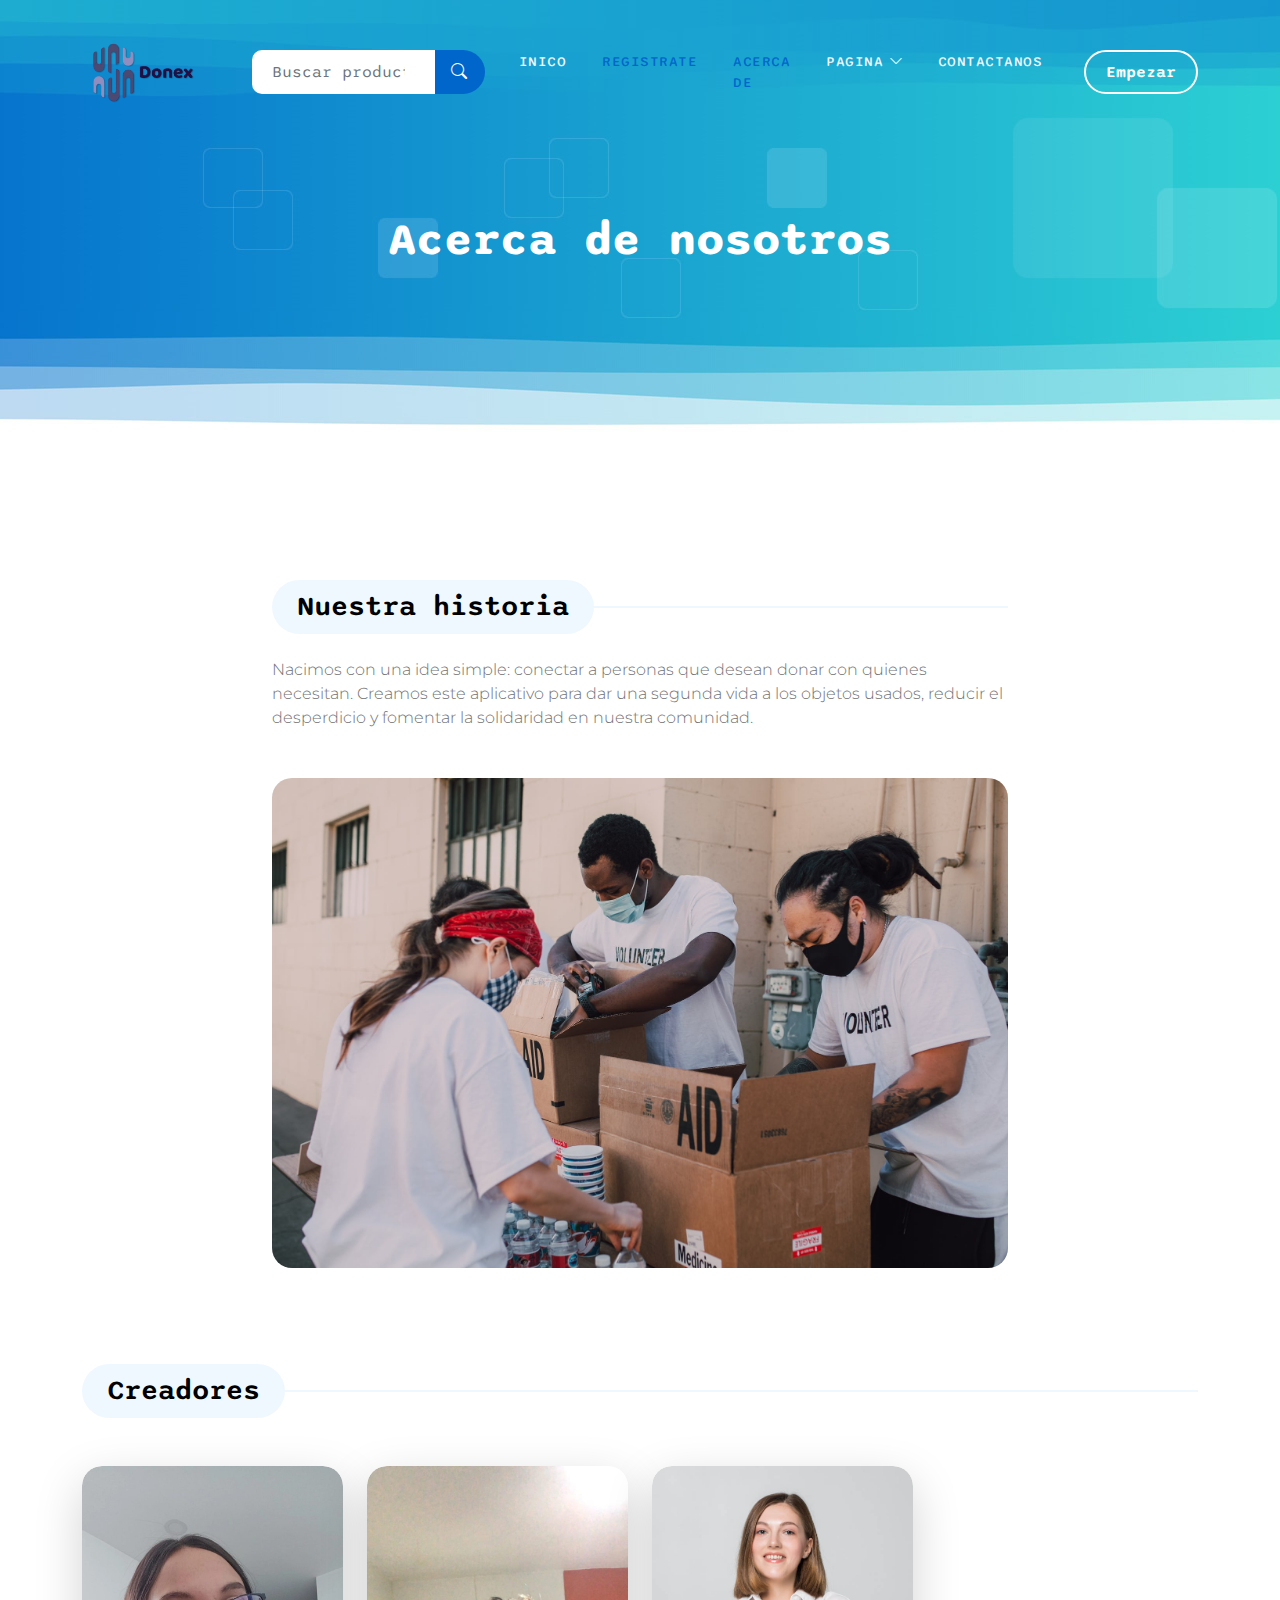
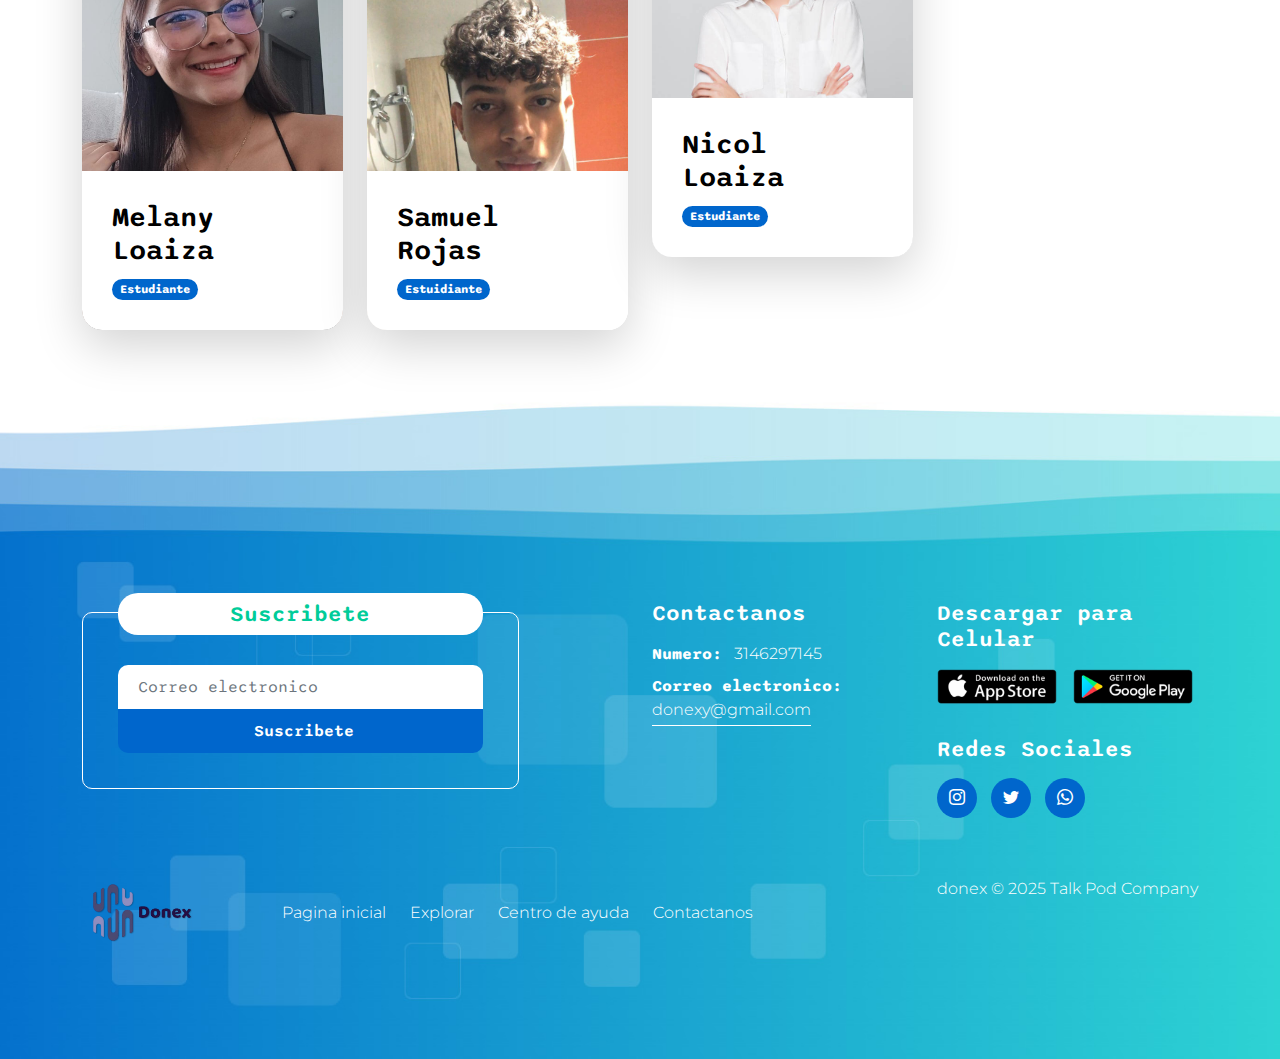
<file: apps/donex2.0/about.html>
<!doctype html>
<html lang="en">
    <head>
        <meta charset="utf-8">
        <meta name="viewport" content="width=device-width, initial-scale=1">

        <meta name="description" content="">
        <meta name="author" content="">

        <title>Donex</title>

        <!-- CSS FILES -->        
        <link rel="preconnect" href="https://fonts.googleapis.com">
        
        <link rel="preconnect" href="https://fonts.gstatic.com" crossorigin>

        <link href="https://fonts.googleapis.com/css2?family=Montserrat:wght@300;400&family=Sono:wght@200;300;400;500;700&display=swap" rel="stylesheet">
                        
        <link rel="stylesheet" href="css/bootstrap.min.css">

        <link rel="stylesheet" href="css/bootstrap-icons.css">

        <link rel="stylesheet" href="css/owl.carousel.min.css">
        
        <link rel="stylesheet" href="css/owl.theme.default.min.css">

        <link href="css/templatemo-pod-talk.css" rel="stylesheet">
<!--

TemplateMo 584 Pod Talk

https://templatemo.com/tm-584-pod-talk

-->
    </head>
    
    <body>

        <main>

            <nav class="navbar navbar-expand-lg">
                <div class="container">
                    <a class="navbar-brand me-lg-5 me-0" href="index.php">
                        <img src="images/logo.png" class="logo-image img-fluid" alt="templatemo pod talk">
                    </a>

                    <form action="#" method="get" class="custom-form search-form flex-fill me-3" role="search">
                        <div class="input-group input-group-lg">    
                            <input name="search" type="search" class="form-control" id="search" placeholder="Buscar producto" aria-label="Search">

                            <button type="submit" class="form-control" id="submit">
                                <i class="bi-search"></i>
                            </button>
                        </div>
                    </form>
    
                    <button class="navbar-toggler" type="button" data-bs-toggle="collapse" data-bs-target="#navbarNav" aria-controls="navbarNav" aria-expanded="false" aria-label="Toggle navigation">
                        <span class="navbar-toggler-icon"></span>
                    </button>
    
                    <div class="collapse navbar-collapse" id="navbarNav">
                        <ul class="navbar-nav ms-lg-auto">
                            <li class="nav-item">
                                <a class="nav-link" href="index.php">Inico</a>
                            </li>
                              <li class="nav-item">
                                <a class="nav-link active" href="registrar.html">registrate</a>
                            </li>

                            <li class="nav-item">
                                <a class="nav-link active" href="about.html">Acerca de  </a>
                            </li>

                            <li class="nav-item dropdown">
                                <a class="nav-link dropdown-toggle" href="#" id="navbarLightDropdownMenuLink" role="button" data-bs-toggle="dropdown" aria-expanded="false">Pagina</a>

                                <ul class="dropdown-menu dropdown-menu-light" aria-labelledby="navbarLightDropdownMenuLink">
                                    <li><a class="dropdown-item active" href="listing-page.php">Listado</a></li>
                                     <ul class="dropdown-menu dropdown-menu-light" aria-labelledby="navbarLightDropdownMenuLink">
                                    <li><a class="dropdown-item" href="publicararticulo-page.html">Publicar</a></li> 
                                </ul>

                              
                                </ul>
                            </li>
    
                            <li class="nav-item">
                                <a class="nav-link" href="contact.html">Contactanos</a>
                            </li>
                        </ul>

                        <div class="ms-4">
                            <a href="login.html" class="btn custom-btn custom-border-btn smoothscroll">Empezar</a>
                            
                        </div>
                    </div>
                </div>
            </nav>


            <header class="site-header d-flex flex-column justify-content-center align-items-center">
                <div class="container">
                    <div class="row">

                        <div class="col-lg-12 col-12 text-center">

                            <h2 class="mb-0">Acerca de nosotros</h2>
                        </div>

                    </div>
                </div>
            </header>
            

            <section class="about-section section-padding" id="section_2">
                <div class="container">
                    <div class="row">

                        <div class="col-lg-8 col-12 mx-auto">
                            <div class="pb-5 mb-5">
                                <div class="section-title-wrap mb-4">
                                    <h4 class="section-title">Nuestra historia</h4>
                                </div>

                                <p>Nacimos con una idea simple: conectar a personas que desean donar con quienes necesitan. Creamos este aplicativo para dar una segunda vida a los objetos usados, reducir el desperdicio y fomentar la solidaridad en nuestra comunidad.</p>

                                

                                <img src="images/donaciones/donar.jpeg" class="about-image mt-5 img-fluid" alt="">
                            </div>
                        </div>

                        <div class="col-lg-12 col-12">
                            <div class="section-title-wrap mb-5">
                                <h4 class="section-title">Creadores</h4>
                            </div>
                        </div>
                        
                        <div class="col-lg-3 col-md-6 col-12 mb-4 mb-lg-0">
                            <div class="team-thumb bg-white shadow-lg">
                                <img src="images/profile/MELA.jpeg" class="about-image img-fluid" alt="">

                                <div class="team-info">
                                    <h4 class="mb-2">
                                        Melany Loaiza 
                                        
                                    </h4>

                                    <span class="badge">Estudiante</span>

                                    <span class="badge"></span>
                                </div>

                                <div class="social-share">
                                        <ul class="social-icon">
                                            <li class="social-icon-item">
                                                <a href="#" class="social-icon-link bi-twitter"></a>
                                            </li>

                                            <li class="social-icon-item">
                                                <a href="#" class="social-icon-link bi-facebook"></a>
                                            </li>

                                            <li class="social-icon-item">
                                                <a href="#" class="social-icon-link bi-pinterest"></a>
                                            </li>
                                        </ul>
                                    </div>
                            </div>
                        </div>

                        <div class="col-lg-3 col-md-6 col-12 mb-4 mb-lg-0">
                            <div class="team-thumb bg-white shadow-lg">
                                <img src="images/profile/samual.jpeg" class="about-image img-fluid" alt="">

                                <div class="team-info">
                                    <h4 class="mb-2">
                                        Samuel Rojas 
                                        
                                    </h4>

                                    <span class="badge">Estuidiante</span>

                                    
                                </div>

                                <div class="social-share">
                                    <ul class="social-icon">
                                        <li class="social-icon-item">
                                            <a href="#" class="social-icon-link bi-twitter"></a>
                                        </li>

                                        <li class="social-icon-item">
                                            <a href="#" class="social-icon-link bi-facebook"></a>
                                        </li>

                                        <li class="social-icon-item">
                                            <a href="#" class="social-icon-link bi-pinterest"></a>
                                        </li>
                                    </ul>
                                </div>
                            </div>
                        </div>

                        


                        <div class="col-lg-3 col-md-6 col-12">
                            <div class="team-thumb bg-white shadow-lg">
                                <img src="images/profile/smiling-business-woman-with-folded-hands-against-white-wall-toothy-smile-crossed-arms.jpg" class="about-image img-fluid" alt="">

                                <div class="team-info">
                                    <h4 class="mb-2">
                                        Nicol Loaiza 
                                       
                                    </h4>

                                    <span class="badge">Estudiante</span>

                                    <span class="badge"></span>
                                </div>

                                <div class="social-share">
                                    <ul class="social-icon">
                                        <li class="social-icon-item">
                                            <a href="#" class="social-icon-link bi-twitter"></a>
                                        </li>

                                        <li class="social-icon-item">
                                            <a href="#" class="social-icon-link bi-facebook"></a>
                                        </li>
                                    </ul>
                                </div>
                            </div>
                        </div>

                    </div>
                </div>
            </section>
        </main>


        <footer class="site-footer">
            <div class="container">
                <div class="row">

                    <div class="col-lg-6 col-12 mb-5 mb-lg-0">
                        <div class="subscribe-form-wrap">
                            <h6>Suscribete </h6>

                            <form class="custom-form subscribe-form" action="#" method="get" role="form">
                                <input type="email" name="subscribe-email" id="subscribe-email" pattern="[^ @]*@[^ @]*" class="form-control" placeholder="Correo electronico" required="">

                                <div class="col-lg-12 col-12">
                                    <button type="submit" class="form-control" id="submit">Suscribete</button>
                                </div>
                            </form>
                        </div>
                    </div>

                    <div class="col-lg-3 col-md-6 col-12 mb-4 mb-md-0 mb-lg-0">
                        <h6 class="site-footer-title mb-3">Contactanos</h6>

                        <p class="mb-2"><strong class="d-inline me-2">Numero:</strong> 3146297145</p>

                        <p>
                            <strong class="d-inline me-2">Correo electronico:</strong>
                            <a href="#">donexy@gmail.com</a> 
                        </p>
                    </div>

                    <div class="col-lg-3 col-md-6 col-12">
                        <h6 class="site-footer-title mb-3">Descargar para Celular</h6>

                        <div class="site-footer-thumb mb-4 pb-2">
                            <div class="d-flex flex-wrap">
                                <a href="#">
                                    <img src="images/app-store.png" class="me-3 mb-2 mb-lg-0 img-fluid" alt="">
                                </a>

                                <a href="#">
                                    <img src="images/play-store.png" class="img-fluid" alt="">
                                </a>
                            </div>
                        </div>

                        <h6 class="site-footer-title mb-3"> Redes Sociales</h6>

                        <ul class="social-icon">
                            <li class="social-icon-item">
                                <a href="#" class="social-icon-link bi-instagram"></a>
                            </li>

                            <li class="social-icon-item">
                                <a href="#" class="social-icon-link bi-twitter"></a>
                            </li>

                            <li class="social-icon-item">
                                <a href="#" class="social-icon-link bi-whatsapp"></a>
                            </li>
                        </ul>
                    </div>

                </div>
            </div>

            <div class="container pt-5">
                <div class="row align-items-center">

                    <div class="col-lg-2 col-md-3 col-12">
                        <a class="navbar-brand" href="index.php">
                            <img src="images/logo.png" class="logo-image img-fluid" alt="templatemo pod talk">
                        </a>
                    </div>

                    <div class="col-lg-7 col-md-9 col-12">
                        <ul class="site-footer-links">
                            <li class="site-footer-link-item">
                                <a href="#" class="site-footer-link">Pagina inicial</a>
                            </li>

                            <li class="site-footer-link-item">
                                <a href="#" class="site-footer-link">Explorar</a>
                            </li>

                            <li class="site-footer-link-item">
                                <a href="#" class="site-footer-link">Centro de ayuda</a>
                            </li>

                            <li class="site-footer-link-item">
                                <a href="#" class="site-footer-link">Contactanos</a>
                            </li>
                        </ul>
                    </div>

                    <div class="col-lg-3 col-12">
                        <p class="copyright-text mb-0">donex © 2025 Talk Pod Company
                        <br><br>
                        <a rel="nofollow" href="https://templatemo.com/page/1" target="_parent"></a></p>
                    </div>
                </div>
            </div>
        </footer>


        <!-- JAVASCRIPT FILES -->
        <script src="js/jquery.min.js"></script>
        <script src="js/bootstrap.bundle.min.js"></script>
        <script src="js/owl.carousel.min.js"></script>
        <script src="js/custom.js"></script>

    </body>
</html>
</file>
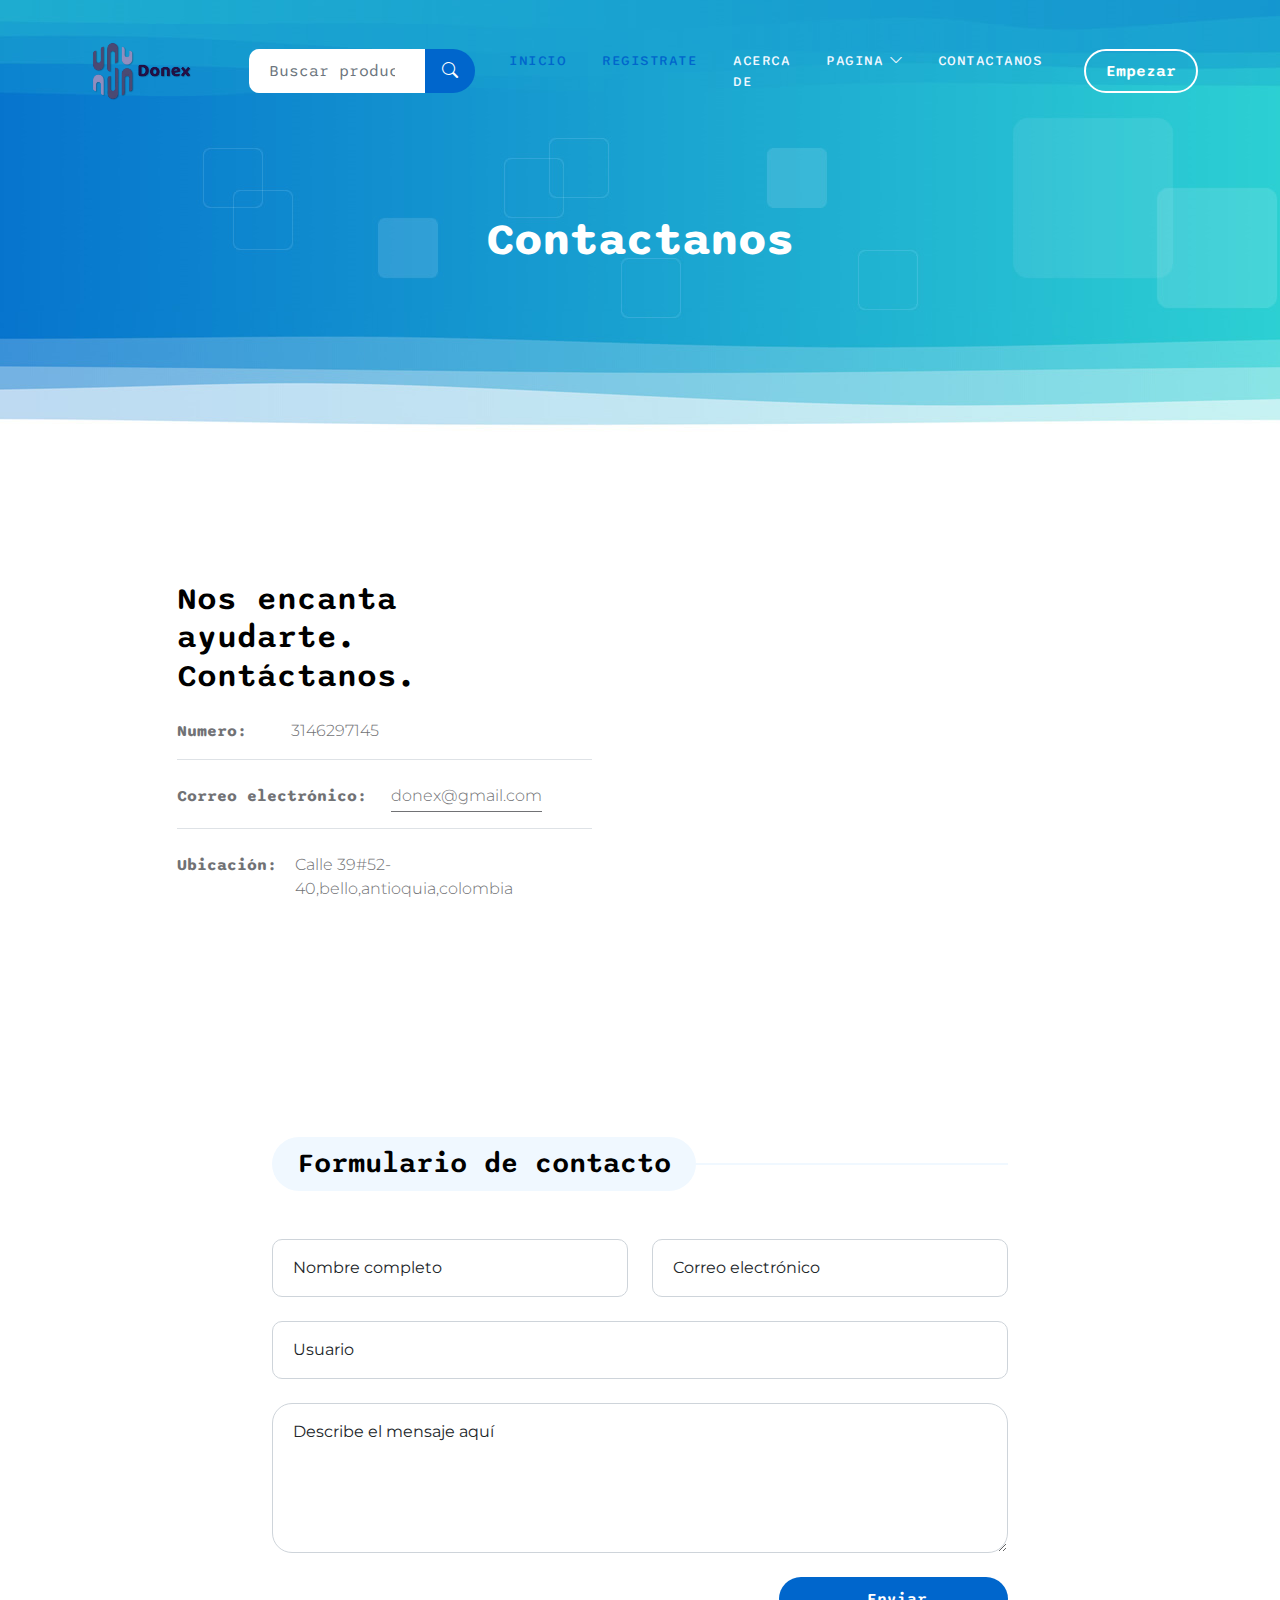
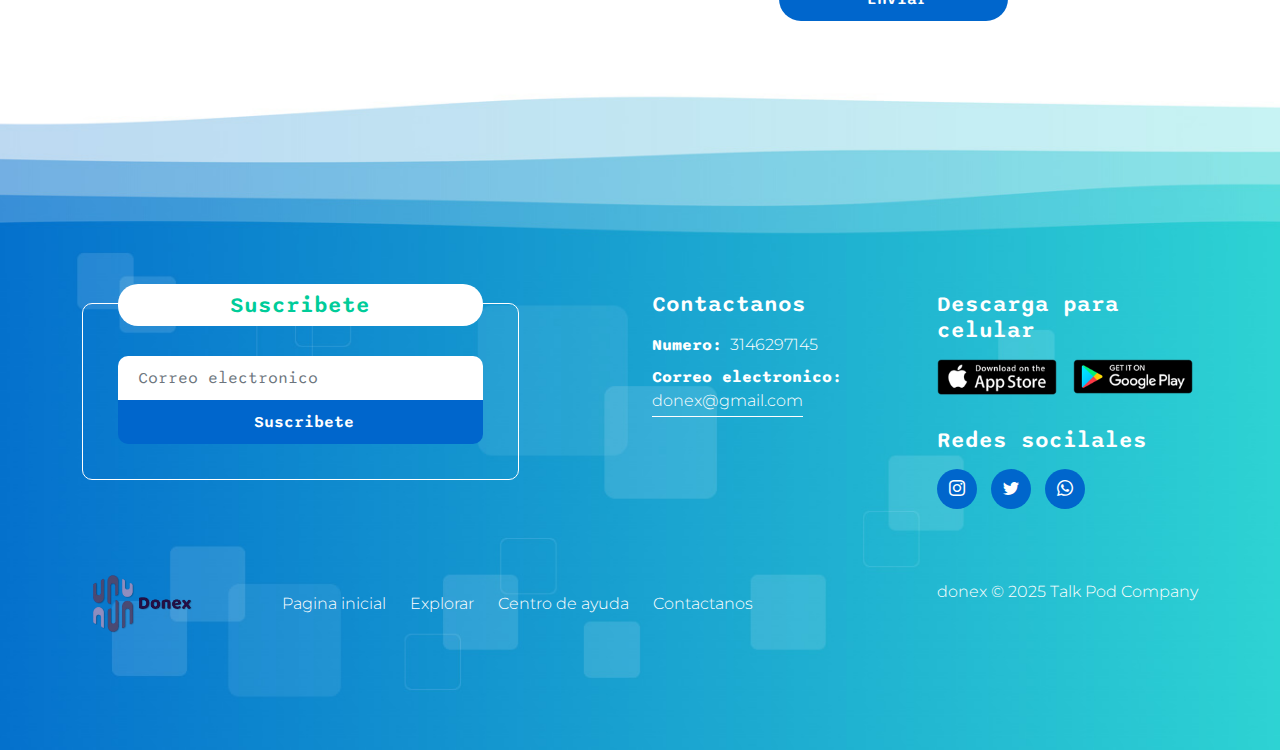
<file: apps/donex2.0/contact.html>
<!doctype html>
<html lang="en">
    <head>
        <meta charset="utf-8">
        <meta name="viewport" content="width=device-width, initial-scale=1">

        <meta name="description" content="">
        <meta name="author" content="">

        <title>Donex                                                                                                                           </title>

        <!-- CSS FILES -->        
        <link rel="preconnect" href="https://fonts.googleapis.com">
        
        <link rel="preconnect" href="https://fonts.gstatic.com" crossorigin>

        <link href="https://fonts.googleapis.com/css2?family=Montserrat:wght@300;400&family=Sono:wght@200;300;400;500;700&display=swap" rel="stylesheet">
                        
        <link rel="stylesheet" href="css/bootstrap.min.css">

        <link rel="stylesheet" href="css/bootstrap-icons.css">

        <link rel="stylesheet" href="css/owl.carousel.min.css">
        
        <link rel="stylesheet" href="css/owl.theme.default.min.css">

        <link href="css/templatemo-pod-talk.css" rel="stylesheet">
<!--

TemplateMo 584 Pod Talk

https://templatemo.com/tm-584-pod-talk

-->
    </head>
    
    <body>

        <main>

                <nav class="navbar navbar-expand-lg">
                <div class="container">
                    <a class="navbar-brand me-lg-5 me-0" href="index.php">
                        <img src="images/logo.png" class="logo-image img-fluid" alt="templatemo pod talk" width="30">
                    </a>

                    <form action="#" method="get" class="custom-form search-form flex-fill me-3" role="search">
                        <div class="input-group input-group-lg">    
                            <input name="search" type="search" class="form-control" id="search" placeholder="Buscar producto" aria-label="Search">

                            <button type="submit" class="form-control" id="submit">
                                <i class="bi-search"></i>
                            </button>
                        </div>
                    </form>
    
                    <button class="navbar-toggler" type="button" data-bs-toggle="collapse" data-bs-target="#navbarNav" aria-controls="navbarNav" aria-expanded="false" aria-label="Toggle navigation">
                        <span class="navbar-toggler-icon"></span>
                    </button>
    
                    <div class="collapse navbar-collapse" id="navbarNav">
                        <ul class="navbar-nav ms-lg-auto">
                            <li class="nav-item">
                                <a class="nav-link active" href="index.php">Inicio</a>
                            </li>
                            <li class="nav-item">
                                <a class="nav-link active" href="registrar.html">registrate</a>
                            </li>
                           
                            <li class="nav-item">
                                <a class="nav-link" href="about.html">Acerca de</a>
                            </li>
  <li class="nav-item dropdown">
                                <a class="nav-link dropdown-toggle" href="#" id="navbarLightDropdownMenuLink" role="button" data-bs-toggle="dropdown" aria-expanded="false">PagINA</a>

                                <ul class="dropdown-menu dropdown-menu-light" aria-labelledby="navbarLightDropdownMenuLink">
                                    <li><a class="dropdown-item" href="listing-page.php">Listado</a></li> 
                                      <ul class="dropdown-menu dropdown-menu-light" aria-labelledby="navbarLightDropdownMenuLink">
                                    <li><a class="dropdown-item" href="publicararticulo-page.html">Publicar</a></li> 
                                </ul>
                                </ul>
                                
                                
                            </li>
    
                            <li class="nav-item">
                                <a class="nav-link" href="contact.html">Contactanos</a>
                            </li>
                        </ul>

                        <div class="ms-4">
                            <a href="login.html" class="btn custom-btn custom-border-btn smoothscroll">Empezar</a>
                            
                        </div>
                    </div>
                </div>
            </nav>

            <header class="site-header d-flex flex-column justify-content-center align-items-center">
                <div class="container">
                    <div class="row">

                        <div class="col-lg-12 col-12 text-center">

                            <h2 class="mb-0">Contactanos</h2>
                        </div>

                    </div>
                </div>
            </header>
            

            <section class="section-padding" id="section_2">
                <div class="container">
                    <div class="row justify-content-center">

                        <div class="col-lg-5 col-12 pe-lg-5">
                            <div class="contact-info">
                                <h3 class="mb-4">Nos encanta ayudarte. Contáctanos.</h3>

                                <p class="d-flex border-bottom pb-3 mb-4">
                                    <strong class="d-inline me-4">Numero:</strong>
                                    <span>3146297145</span>
                                </p>

                                <p class="d-flex border-bottom pb-3 mb-4">
                                    <strong class="d-inline me-4">Correo electrónico:</strong>
                                    <a href="#">donex@gmail.com</a> 
                                </p>

                                <p class="d-flex">
                                    <strong class="d-inline me-4">Ubicación:</strong>
                                    <span>Calle 39#52-40,bello,antioquia,colombia</span>
                                </p>
                            </div>
                        </div>

                        <div class="col-lg-5 col-12 mt-5 mt-lg-0">
                            <iframe class="google-map" src="https://www.google.com/maps/embed?pb=!1m18!1m12!1m3!1d3965.526457781832!2d-75.56435192958905!3d6.3257507114518035!2m3!1f0!2f0!3f0!3m2!1i1024!2i768!4f13.1!3m3!1m2!1s0x8e442f61278a0ae9%3A0x46dceb6b8ece668c!2sMediterr%C3%A1nea%20Apartamentos%20-%20Ciudad%20Fabricato!5e0!3m2!1ses!2sco!4v1746680645698!5m2!1ses!2sco" width="600" height="450" style="border:0;" allowfullscreen="" loading="lazy" referrerpolicy="no-referrer-when-downgrade"></iframe>
                        </div>

                    </div>
                </div>
            </section>

            <section class="contact-section section-padding pt-0">
                <div class="container">
                    <div class="row">

                        <div class="col-lg-8 col-12 mx-auto">
                            <div class="section-title-wrap mb-5">
                                <h4 class="section-title">Formulario de contacto</h4>
                            </div>

                            <form action="#" method="post" class="custom-form contact-form" role="form">
                                <div class="row">
                                    <div class="col-lg-6 col-md-6 col-12">
                                        <div class="form-floating">
                                            <input type="text" name="full-name" id="full-name" class="form-control" placeholder="Full Name" required="">
                                            
                                            <label for="floatingInput">Nombre completo</label>
                                        </div>
                                    </div>

                                    <div class="col-lg-6 col-md-6 col-12"> 
                                        <div class="form-floating">
                                            <input type="email" name="email" id="email" pattern="[^ @]*@[^ @]*" class="form-control" placeholder="Email address" required="">
                                            
                                            <label for="floatingInput">Correo electrónico</label>
                                        </div>
                                    </div>

                                    <div class="col-lg-12 col-12">
                                        <div class="form-floating">
                                            <input type="text" name="company" id="name" class="form-control" placeholder="Name" required="">
                                            
                                            <label for="floatingInput">Usuario</label>
                                        </div>

                                        <div class="form-floating">
                                            <textarea class="form-control" id="message" name="message" placeholder="Describe message here"></textarea>
                                            
                                            <label for="floatingTextarea">
                                                Describe el mensaje aquí</label>
                                        </div>
                                    </div>

                                    <div class="col-lg-4 col-12 ms-auto">
                                        <button type="submit" class="form-control">Enviar</button>
                                    </div>

                                </div>
                            </form>
                        </div>

                    </div>
                </div>
            </section>
        </main>
        


        <footer class="site-footer">
            <div class="container">
                <div class="row">

                    <div class="col-lg-6 col-12 mb-5 mb-lg-0">
                        <div class="subscribe-form-wrap">
                            <h6>Suscribete</h6>

                            <form class="custom-form subscribe-form" action="#" method="get" role="form">
                                <input type="email" name="subscribe-email" id="subscribe-email" pattern="[^ @]*@[^ @]*" class="form-control" placeholder="Correo electronico" required="">

                                <div class="col-lg-12 col-12">
                                    <button type="submit" class="form-control" id="submit">Suscribete</button>
                                </div>
                            </form>
                        </div>
                    </div>

                    <div class="col-lg-3 col-md-6 col-12 mb-4 mb-md-0 mb-lg-0">
                        <h6 class="site-footer-title mb-3">Contactanos</h6>

                        <p class="mb-2"><strong class="d-inline me-2">Numero:</strong>3146297145</p>

                        <p>
                            <strong class="d-inline me-2">Correo electronico:</strong>
                            <a href="#">donex@gmail.com</a> 
                        </p>
                    </div>

                    <div class="col-lg-3 col-md-6 col-12">
                        <h6 class="site-footer-title mb-3">Descarga para celular</h6>

                        <div class="site-footer-thumb mb-4 pb-2">
                            <div class="d-flex flex-wrap">
                                <a href="#">
                                    <img src="images/app-store.png" class="me-3 mb-2 mb-lg-0 img-fluid" alt="">
                                </a>

                                <a href="#">
                                    <img src="images/play-store.png" class="img-fluid" alt="">
                                </a>
                            </div>
                        </div>

                        <h6 class="site-footer-title mb-3">Redes socilales</h6>

                        <ul class="social-icon">
                            <li class="social-icon-item">
                                <a href="#" class="social-icon-link bi-instagram"></a>
                            </li>

                            <li class="social-icon-item">
                                <a href="#" class="social-icon-link bi-twitter"></a>
                            </li>

                            <li class="social-icon-item">
                                <a href="#" class="social-icon-link bi-whatsapp"></a>
                            </li>
                        </ul>
                    </div>

                </div>
            </div>

            <div class="container pt-5">
                <div class="row align-items-center">

                    <div class="col-lg-2 col-md-3 col-12">
                        <a class="navbar-brand" href="index.php">
                            <img src="images/logo.png" class="logo-image img-fluid" alt="templatemo pod talk">
                        </a>
                    </div>

                    <div class="col-lg-7 col-md-9 col-12">
                        <ul class="site-footer-links">
                            <li class="site-footer-link-item">
                                <a href="#" class="site-footer-link">Pagina inicial</a>
                            </li>

                            <li class="site-footer-link-item">
                                <a href="#" class="site-footer-link">Explorar</a>
                            </li>

                            <li class="site-footer-link-item">
                                <a href="#" class="site-footer-link">Centro de ayuda</a>
                            </li>

                            <li class="site-footer-link-item">
                                <a href="#" class="site-footer-link">Contactanos</a>
                            </li>
                        </ul>
                    </div>

                    <div class="col-lg-3 col-12">
                        <p class="copyright-text mb-0">donex © 2025 Talk Pod Company
                        <br><br>
                         
                    </div>
                </div>
            </div>
        </footer>

        <!-- JAVASCRIPT FILES -->
        <script src="js/jquery.min.js"></script>
        <script src="js/bootstrap.bundle.min.js"></script>
        <script src="js/owl.carousel.min.js"></script>
        <script src="js/custom.js"></script>

    </body>
</html>
</file>
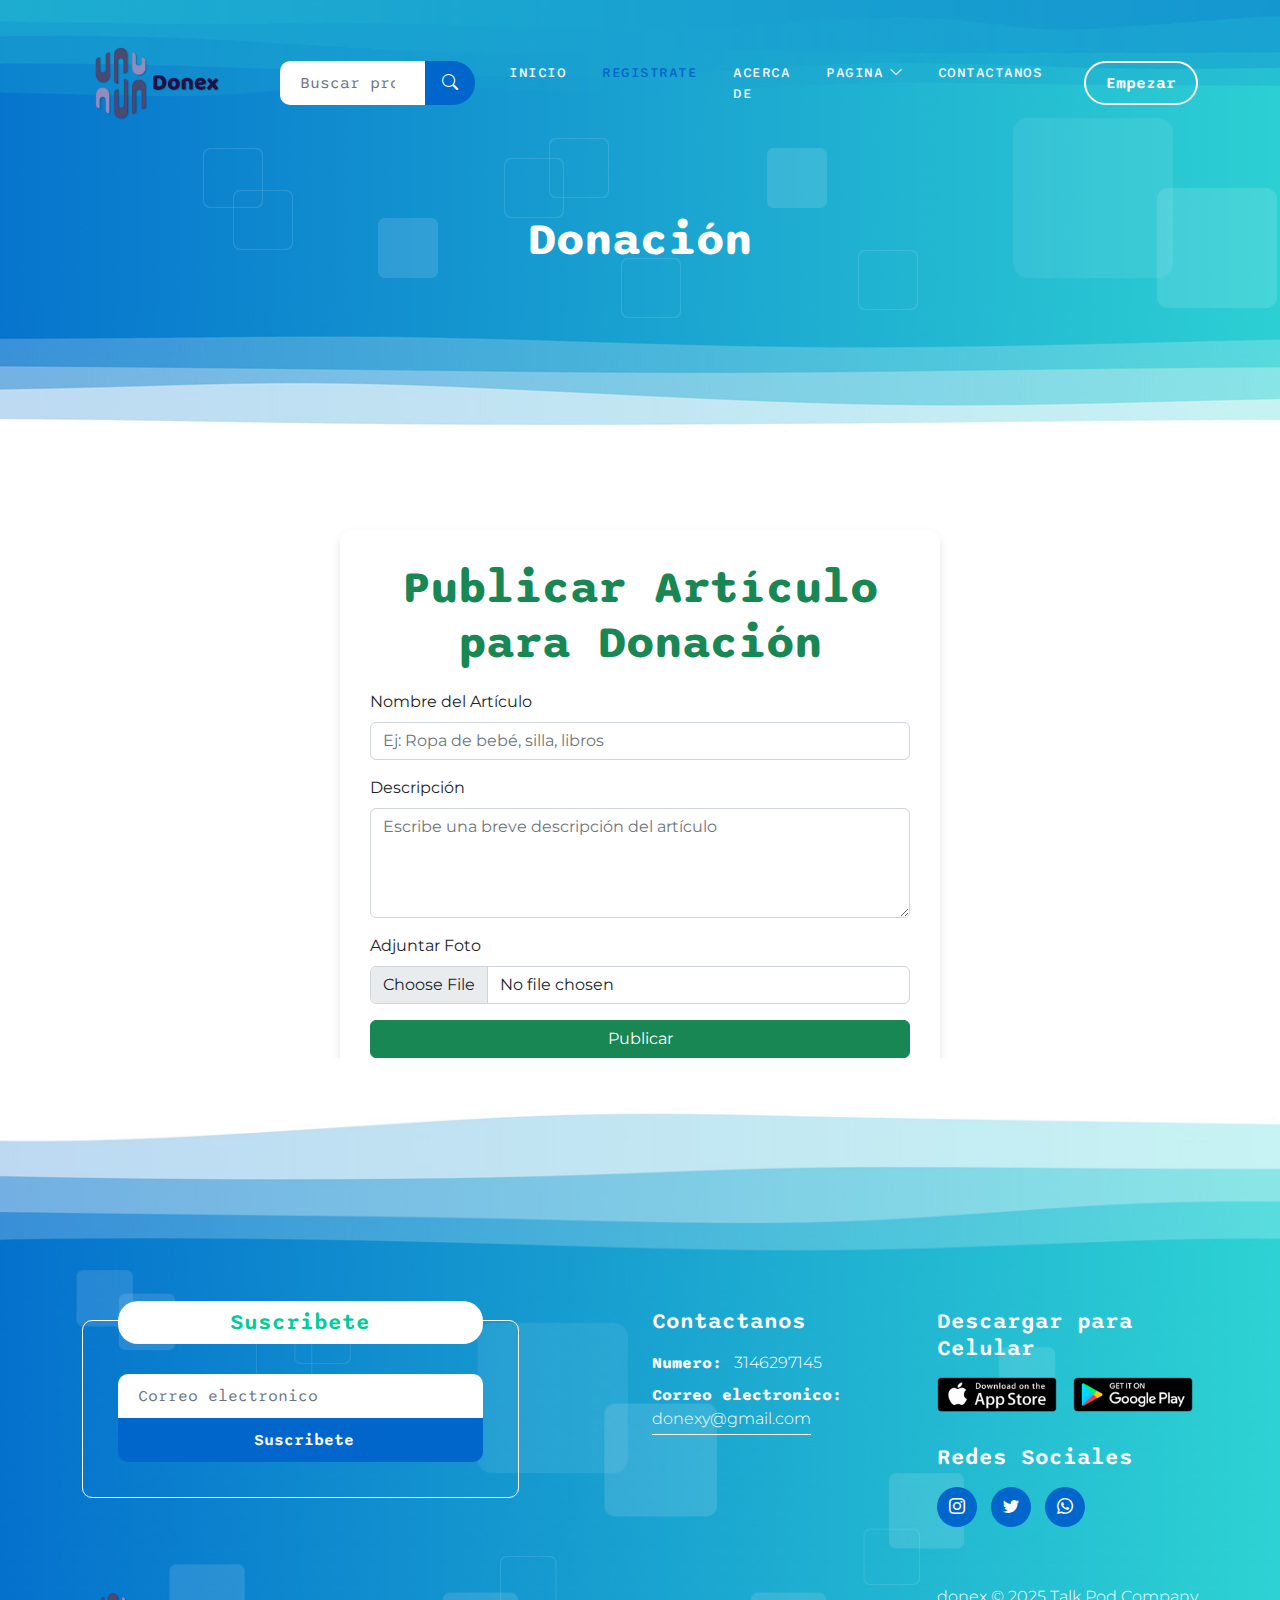
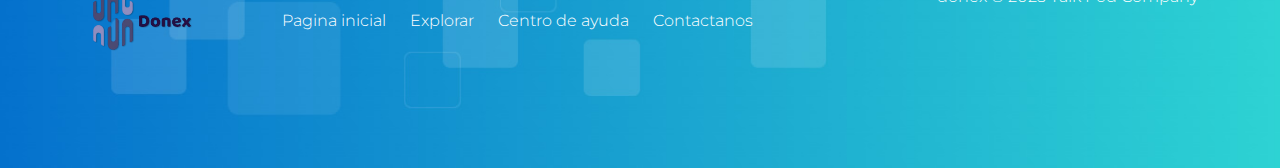
<file: apps/donex2.0/publicararticulo-page.html>
<!doctype html>
<html lang="en">
    <head>
      <head>
  <meta charset="UTF-8">
  <meta name="viewport" content="width=device-width, initial-scale=1.0">
  <title>Publicar Artículo en Donaciones</title>
  <!-- Bootstrap CSS -->
  <link href="https://cdn.jsdelivr.net/npm/bootstrap@5.3.3/dist/css/bootstrap.min.css" rel="stylesheet">
  <style>
    body {
      background-color: #f8f9fa;
    }
    .form-container {
      max-width: 600px;
      margin: 50px auto;
      background: #fff;
      padding: 30px;
      border-radius: 12px;
      box-shadow: 0 4px 8px rgba(0,0,0,0.1);
    }
    .form-title {
      text-align: center;
      margin-bottom: 20px;
      font-weight: bold;
      color: #198754;
    }
  </style>
        <meta charset="utf-8">
        <meta name="viewport" content="width=device-width, initial-scale=1">

        <meta name="description" content="">
        <meta name="author" content="">

        <title>Donex</title>

        <!-- CSS FILES -->        
        <link rel="preconnect" href="https://fonts.googleapis.com">
        
        <link rel="preconnect" href="https://fonts.gstatic.com" crossorigin>

        <link href="https://fonts.googleapis.com/css2?family=Montserrat:wght@300;400&family=Sono:wght@200;300;400;500;700&display=swap" rel="stylesheet">
                        
        <link rel="stylesheet" href="css/bootstrap.min.css">

        <link rel="stylesheet" href="css/bootstrap-icons.css">

        <link rel="stylesheet" href="css/owl.carousel.min.css">
        
        <link rel="stylesheet" href="css/owl.theme.default.min.css">

        <link href="css/templatemo-pod-talk.css" rel="stylesheet">

    </head>
    
    <body>

        <main>

            <nav class="navbar navbar-expand-lg">
                <div class="container">
                    <a class="navbar-brand me-lg-5 me-0" href="index.php">
                        <img src="images/logo.png" class="logo-image img-flui" alt="templatemo pod talk">
                    </a>

                    <form action="#" method="get" class="custom-form search-form flex-fill me-3" role="search">
                        <div class="input-group input-group-lg">    
                            <input name="search" type="search" class="form-control" id="search" placeholder="Buscar producto" aria-label="Search">
                                
                            <button type="submit" class="form-control" id="submit">
                                <i class="bi-search"></i>
                            </button>
                        </div>
                    </form>
    
                    <button class="navbar-toggler" type="button" data-bs-toggle="collapse" data-bs-target="#navbarNav" aria-controls="navbarNav" aria-expanded="false" aria-label="Toggle navigation">
                        <span class="navbar-toggler-icon"></span>
                    </button>
    
                    <div class="collapse navbar-collapse" id="navbarNav">
                        <ul class="navbar-nav ms-lg-auto">
                            <li class="nav-item">
                                <a class="nav-link" href="index.php">Inicio</a>
                            </li>
  <li class="nav-item">
                                <a class="nav-link active" href="registrar.html">registrate</a>
                            </li>
                            <li class="nav-item">
                                <a class="nav-link" href="about.html">Acerca de</a>
                            </li>

                           <li class="nav-item dropdown">
                                <a class="nav-link dropdown-toggle" href="#" id="navbarLightDropdownMenuLink" role="button" data-bs-toggle="dropdown" aria-expanded="false">Pagina</a>

                                <ul class="dropdown-menu dropdown-menu-light" aria-labelledby="navbarLightDropdownMenuLink">
                                    <li><a class="dropdown-item active" href="listing-page.php">Listado</a></li>
                                     <ul class="dropdown-menu dropdown-menu-light" aria-labelledby="navbarLightDropdownMenuLink">
                                    <li><a class="dropdown-item" href="publicararticulo-page.html">Publicar</a></li> 
                                </ul>

                              
                                </ul>
                            </li>
                            <li class="nav-item">
                                <a class="nav-link" href="contact.html">Contactanos</a>
                            </li>
                        </ul>

                       <div class="ms-4">
                            <a href="login.html" class="btn custom-btn custom-border-btn smoothscroll">Empezar</a>
                            
                        </div>
                    </div>
                </div>
            </nav>
            <header class="site-header d-flex flex-column justify-content-center align-items-center">
                <div class="container">
                    <div class="row">

                        <div class="col-lg-12 col-12 text-center">

                            <h2 class="mb-0">Donación</h2>
                        </div>

                    </div>
                </div>
            </header>
            <div class="container">
    <div class="form-container">
      <h2 class="form-title">Publicar Artículo para Donación</h2>
     <form action="./php/procesarPublicacionArticulo.php" method="POST" enctype="multipart/form-data">
    <div class="mb-3">
      <label for="nombreArticulo" class="form-label">Nombre del Artículo</label>
      <input name="nombreArticulo" type="text" class="form-control" id="nombreArticulo" placeholder="Ej: Ropa de bebé, silla, libros" required>
    </div>

    <div class="mb-3">
      <label for="descripcion" class="form-label">Descripción</label>
      <textarea name="descripcion" class="form-control" id="descripcion" rows="4" placeholder="Escribe una breve descripción del artículo" required></textarea>
    </div>

    <div class="mb-3">
      <label for="fotoArticulo" class="form-label">Adjuntar Foto</label>
      <input name="fotoArticulo" class="form-control" type="file" id="fotoArticulo" accept="image/*" required>
    </div>

    <div class="d-grid">
      <button type="submit" class="btn btn-success">Publicar</button>
    </div>
</form>
    </div>
  </div>

  <!-- Bootstrap JS -->
  <script src="https://cdn.jsdelivr.net/npm/bootstrap@5.3.3/dist/js/bootstrap.bundle.min.js"></script>
            
            

<body>
</html>
 <footer class="site-footer">
            <div class="container">
                <div class="row">

                    <div class="col-lg-6 col-12 mb-5 mb-lg-0">
                        <div class="subscribe-form-wrap">
                            <h6>Suscribete </h6>

                            <form class="custom-form subscribe-form" action="#" method="get" role="form">
                                <input type="email" name="subscribe-email" id="subscribe-email" pattern="[^ @]*@[^ @]*" class="form-control" placeholder="Correo electronico" required="">

                                <div class="col-lg-12 col-12">
                                    <button type="submit" class="form-control" id="submit">Suscribete</button>
                                </div>
                            </form>
                        </div>
                    </div>

                    <div class="col-lg-3 col-md-6 col-12 mb-4 mb-md-0 mb-lg-0">
                        <h6 class="site-footer-title mb-3">Contactanos</h6>

                        <p class="mb-2"><strong class="d-inline me-2">Numero:</strong> 3146297145</p>

                        <p>
                            <strong class="d-inline me-2">Correo electronico:</strong>
                            <a href="#">donexy@gmail.com</a> 
                        </p>
                    </div>

                    <div class="col-lg-3 col-md-6 col-12">
                        <h6 class="site-footer-title mb-3">Descargar para Celular</h6>

                        <div class="site-footer-thumb mb-4 pb-2">
                            <div class="d-flex flex-wrap">
                                <a href="#">
                                    <img src="images/app-store.png" class="me-3 mb-2 mb-lg-0 img-fluid" alt="">
                                </a>

                                <a href="#">
                                    <img src="images/play-store.png" class="img-fluid" alt="">
                                </a>
                            </div>
                        </div>

                        <h6 class="site-footer-title mb-3"> Redes Sociales</h6>

                        <ul class="social-icon">
                            <li class="social-icon-item">
                                <a href="#" class="social-icon-link bi-instagram"></a>
                            </li>

                            <li class="social-icon-item">
                                <a href="#" class="social-icon-link bi-twitter"></a>
                            </li>

                            <li class="social-icon-item">
                                <a href="#" class="social-icon-link bi-whatsapp"></a>
                            </li>
                        </ul>
                    </div>

                </div>
            </div>

            <div class="container pt-5">
                <div class="row align-items-center">

                    <div class="col-lg-2 col-md-3 col-12">
                        <a class="navbar-brand" href="index.php">
                            <img src="images/logo.png" class="logo-image img-fluid" alt="templatemo pod talk">
                        </a>
                    </div>

                    <div class="col-lg-7 col-md-9 col-12">
                        <ul class="site-footer-links">
                            <li class="site-footer-link-item">
                                <a href="#" class="site-footer-link">Pagina inicial</a>
                            </li>

                            <li class="site-footer-link-item">
                                <a href="#" class="site-footer-link">Explorar</a>
                            </li>

                            <li class="site-footer-link-item">
                                <a href="#" class="site-footer-link">Centro de ayuda</a>
                            </li>

                            <li class="site-footer-link-item">
                                <a href="#" class="site-footer-link">Contactanos</a>
                            </li>
                        </ul>
                    </div>

                    <div class="col-lg-3 col-12">
                        <p class="copyright-text mb-0">donex © 2025 Talk Pod Company
                        <br><br>
                        <a rel="nofollow" href="https://templatemo.com/page/1" target="_parent"></a></p>
                    </div>
                </div>
            </div>
        </footer>


        <!-- JAVASCRIPT FILES -->
        <script src="js/jquery.min.js"></script>
        <script src="js/bootstrap.bundle.min.js"></script>
        <script src="js/owl.carousel.min.js"></script>
        <script src="js/custom.js"></script>

    </body>
</html>
</file>
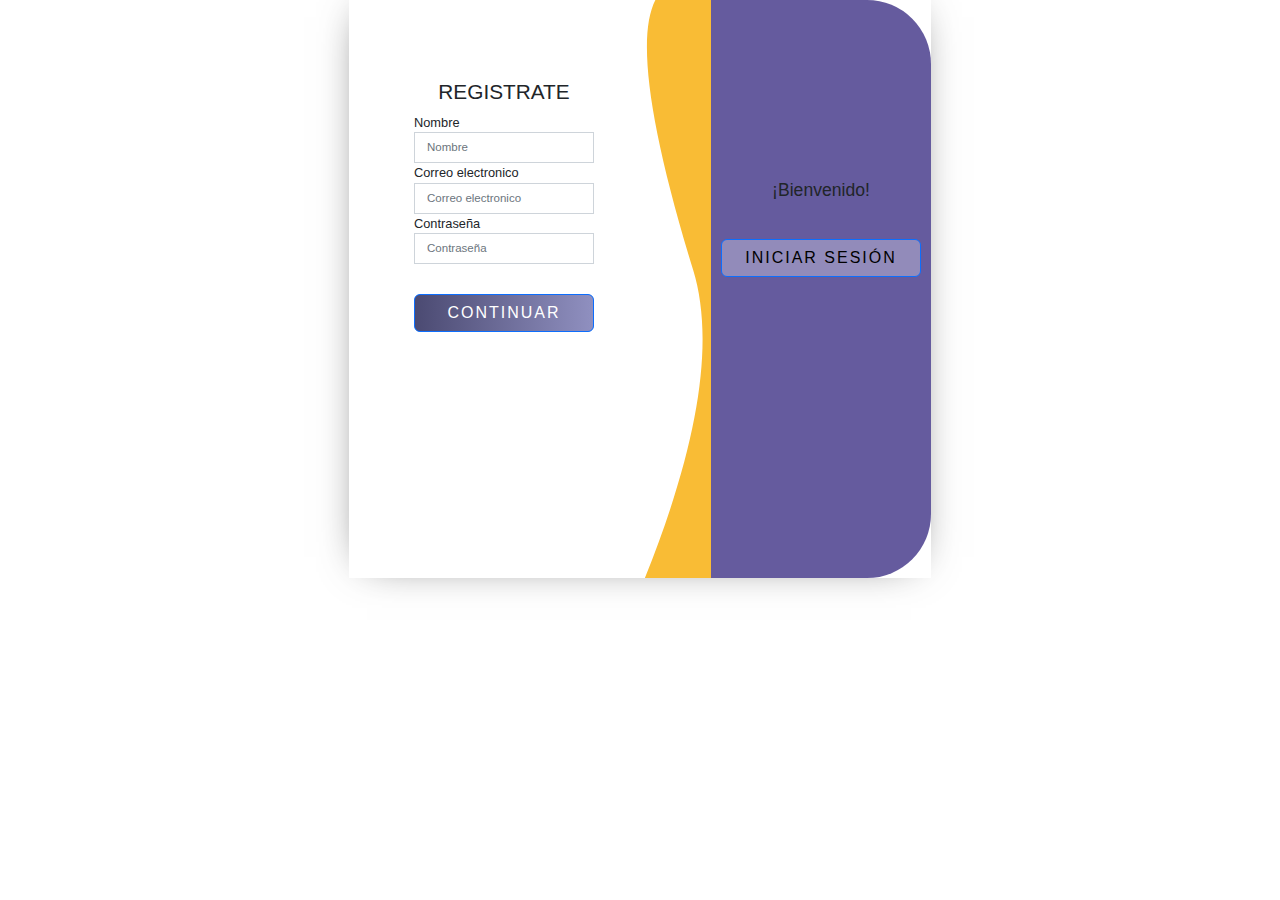
<file: apps/donex2.0/registrar.html>
<!DOCTYPE html>
<html lang="es">
<head>
  <meta charset="UTF-8">
  <meta name="viewport" content="width=device-width, initial-scale=1.0">
  <title>Document</title>
  <link rel="stylesheet" href="css/registrar.css">
   <link rel="stylesheet" href="css/bootstrap.min.css">
</head>
<body>

<!-- Modal -->


  <div class="modal-dialog" role="document">
    <div class="modal-content">
      <div class="modal-body">
        <div class="column" id="main">
          <h1>registrate</h1>
          <form action="../donex2.0/php/procesarregistro.php" method="POST">
            <div class="form-group">
              <label for="exampleInputName">Nombre</label>
              <input type="name" name="nombre" class="form-control" id="exampleInputName" placeholder="Nombre">
            </div>
            <div class="form-group">
              <label for="exampleInputEmail1">Correo electronico</label>
              <input type="email" name= "correo" class="form-control" id="exampleInputEmail1" aria-describedby="emailHelp" placeholder="Correo electronico">
            </div>
            <div class="form-group">
              <label for="exampleInputPassword1">Contraseña</label>
              <input type="password" name = "Contraseña" class="form-control" id="exampleInputPassword1" placeholder="Contraseña">
            </div>
            <button type="submit" class="btn btn-primary">Continuar</button>
          </form>
        </div>
        <div>
          <?xml version="1.0" encoding="UTF-8"?>
          <svg width="67px" height="578px" viewBox="0 0 67 578" version="1.1" xmlns="http://www.w3.org/2000/svg" xmlns:xlink="http://www.w3.org/1999/xlink">
              <!-- Generator: Sketch 53.2 (72643) - https://sketchapp.com -->
              <title>Path</title>
              <desc>Created with Sketch.</desc>
              <g id="Page-1" stroke="none" stroke-width="1" fill="none" fill-rule="evenodd">
                  <path d="M11.3847656,-5.68434189e-14 C-7.44726562,36.7213542 5.14322917,126.757812 49.15625,270.109375 C70.9827986,341.199016 54.8877465,443.829224 0.87109375,578 L67,578 L67,-5.68434189e-14 L11.3847656,-5.68434189e-14 Z" id="Path" fill="#F9BC35"></path>
              </g>
          </svg>
        </div>
        <div class="column" id="secondary">
          <div class="sec-content">
            <h2>¡Bienvenido!</h2>
            
            
           <a href="login.html"> <button  type="button" class="btn btn-primary">iniciar sesión</button></a>
          </div>
        </div>
      </div>
    </div>
    
  </div>

        <!-- JAVASCRIPT FILES -->
        <script src="js/jquery.min.js"></script>
        <script src="js/bootstrap.bundle.min.js"></script>
        <script src="js/owl.carousel.min.js"></script>
        <script src="js/custom.js"></script>
</body>
</html>
</file>
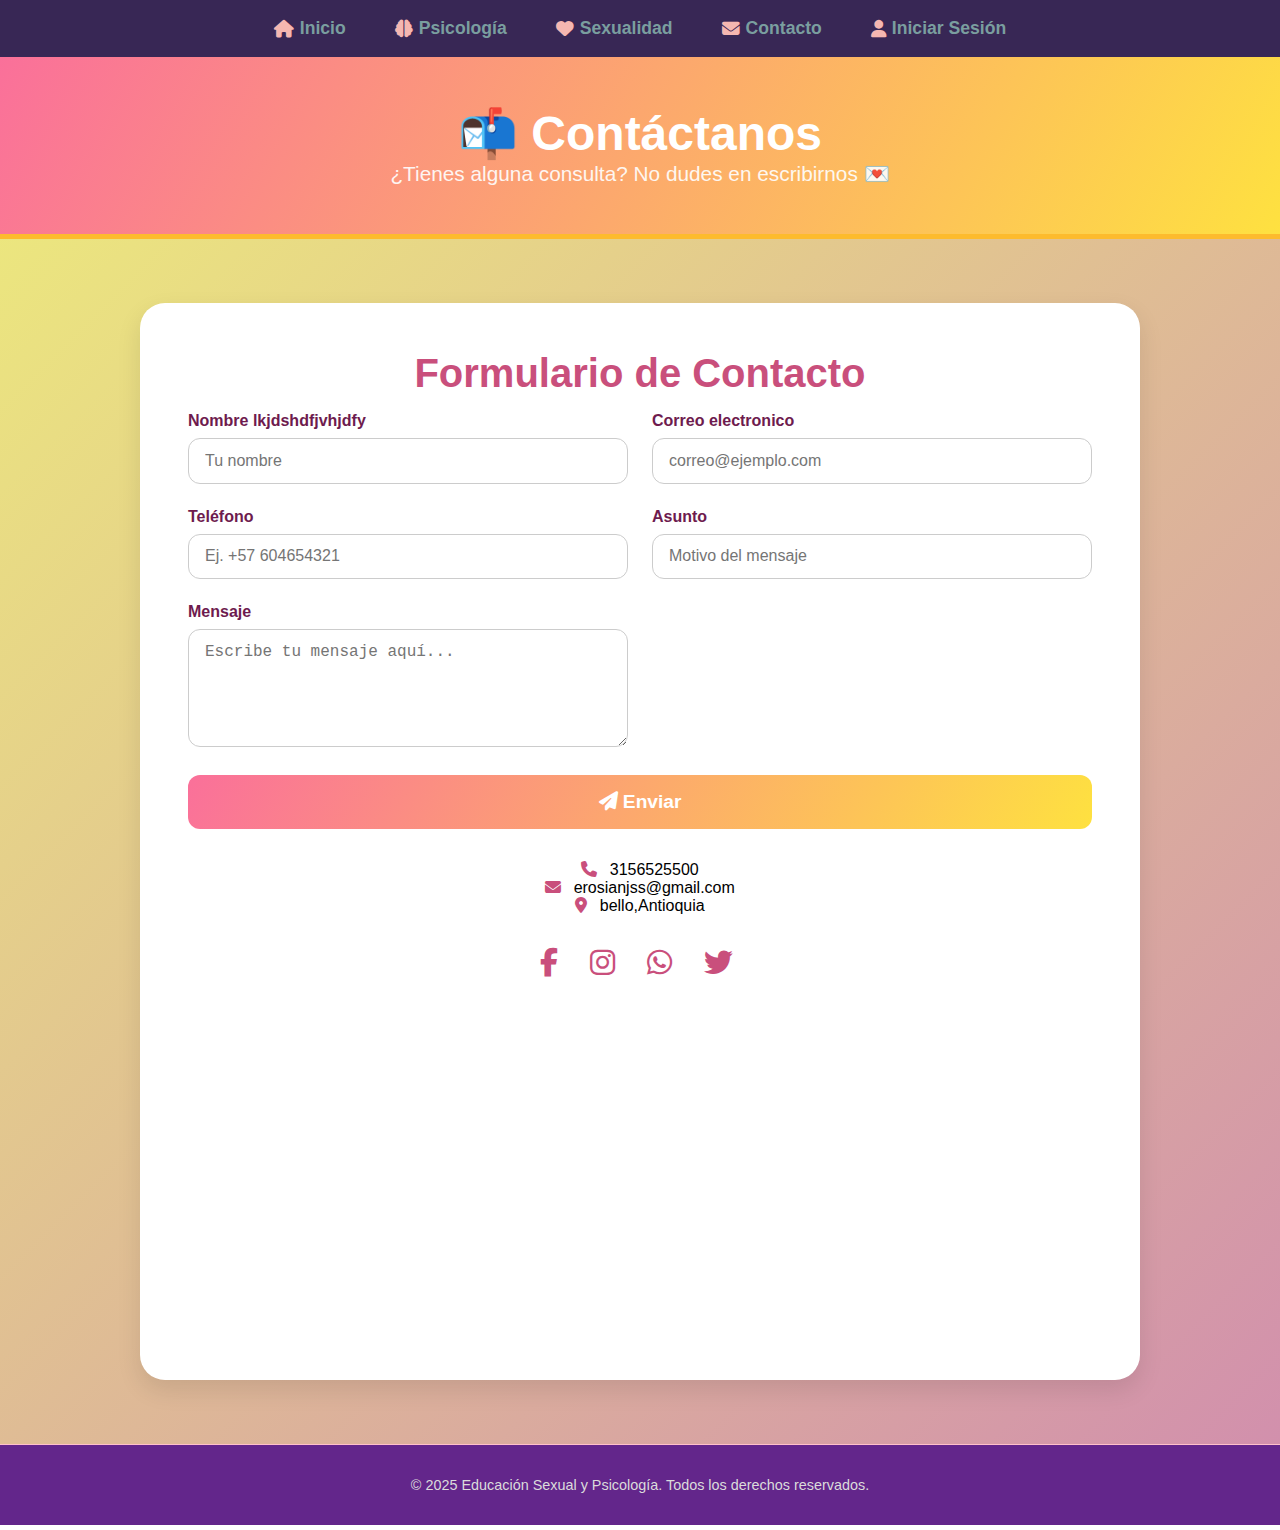
<file: apps/EROSIANUEVA/contacto.html>
<!DOCTYPE html>
<html lang="es">
<head>
  <meta charset="UTF-8" />
  <meta name="viewport" content="width=device-width, initial-scale=1.0"/>
  <title>Contacto</title>
  <link rel="stylesheet" href="https://cdnjs.cloudflare.com/ajax/libs/font-awesome/6.3.0/css/all.min.css"/>

  <style>
    * {
      margin: 0;
      padding: 0;
      box-sizing: border-box;
    }

    body {
      font-family: 'Segoe UI', Tahoma, Geneva, Verdana, sans-serif;
      background: linear-gradient(135deg, #eeee7a, #d18dae);
      color: #333;
    }

   nav {
      background: linear-gradient(120deg, var(--oscuro), var(--morado));
      padding: 1rem 2rem;
      box-shadow: 0 4px 10px rgba(0, 0, 0, 0.2);
    }

    nav ul {
      display: flex;
      justify-content: center;
      list-style: none;
      gap: 2rem;
    }

    nav a {
      color: #ebeb79;
      text-decoration: none;
      font-weight: 500;
      font-size: 1.1rem;
    }

    nav a:hover {
      color: var(--naranja);
    }


    header {
      background: linear-gradient(120deg, #fa709a, #fee140);
      padding: 3rem 1rem;
      text-align: center;
      color: white;
      border-bottom: 5px solid #fdbb2d;
    }

    header h1 {
      font-size: 3rem;
      font-weight: bold;
    }

    header p {
      font-size: 1.3rem;
      opacity: 0.9;
    }

    .contact-section {
      max-width: 1000px;
      margin: 4rem auto;
      background: white;
      padding: 3rem;
      border-radius: 25px;
      box-shadow: 0 10px 25px rgba(0,0,0,0.1);
    }

    .contact-section h2 {
      text-align: center;
      font-size: 2.5rem;
      color: #c94f7c;
      margin-bottom: 1rem;
    }

    .contact-form {
      display: grid;
      grid-template-columns: 1fr 1fr;
      gap: 1.5rem;
    }

    .contact-form label {
      font-weight: bold;
      color: #6e1b4e;
    }

    .contact-form input,
    .contact-form textarea {
      width: 100%;
      padding: 0.8rem 1rem;
      border-radius: 12px;
      border: 1px solid #ccc;
      font-size: 1rem;
      margin-top: 0.5rem;
    }

    .contact-form textarea {
      grid-column: 1 / 3;
      resize: vertical;
    }

    .contact-form button {
      grid-column: 1 / 3;
      background: linear-gradient(120deg, #fa709a, #fee140);
      color: white;
      padding: 1rem;
      border: none;
      border-radius: 12px;
      font-size: 1.2rem;
      font-weight: bold;
      cursor: pointer;
      transition: transform 0.2s, background 0.3s;
    }

    .contact-form button:hover {
      background: linear-gradient(120deg, #f5576c, #f093fb);
      transform: scale(1.05);
    }

    .info-extra {
      text-align: center;
      margin-top: 2rem;
      color: #000000;
    }

    .info-extra i {
      margin-right: 0.5rem;
      color: #c94f7c;
    }

    .mapa {
      margin-top: 3rem;
      border-radius: 15px;
      overflow: hidden;
    }

    .social-icons {
      margin-top: 2rem;
      display: flex;
      justify-content: center;
      gap: 1.5rem;
    }

    .social-icons a {
      color: #6e1b4e;
      font-size: 1.8rem;
      transition: color 0.3s, transform 0.2s;
    }

    .social-icons a:hover {
      color: #fa709a;
      transform: scale(1.2);
    }

    footer {
      margin-top: 4rem;
      text-align: center;
      padding: 2rem 1rem;
      background: #63268b;
      font-size: 0.9rem;
      color: #dbdbdb;
      border-top: 1px solid #ffc0cb;
          }
          nav {
  background-color: #382755;
  padding: 12px 20px;
  box-shadow: 0 2px 5px rgba(0,0,0,0.1);
}

nav ul {
  list-style: none;
  display: flex;
  justify-content: center;
  gap: 25px;
  margin: 0;
  padding: 0;
}

nav ul li a {
  color: #7a9e9f; /* azul verdoso pastel */
  text-decoration: none;
  font-weight: 600;
  font-size: 1.1em;
  padding: 6px 12px;
  border-radius: 8px;
  transition: background-color 0.3s ease, color 0.3s ease;
  display: flex;
  align-items: center;
  gap: 6px;
}

nav ul li a:hover {
  background-color: #a8d5ba; /* verde pastel más claro */
  color: #355c7d; /* azul oscuro suave */
}

/* Íconos FontAwesome en tonos pastel */
nav ul li a i {
  color: #f5b7b1; /* rosa pastel suave para íconos */
}


    @media (max-width: 768px) {
      .contact-form {
        grid-template-columns: 1fr;
      }

      .contact-form textarea,
      .contact-form button {
        grid-column: 1;
      }
    }
  </style>
</head>
<body>

  <nav>
    <ul>
      <li><a href="index.html"><i class="fa fa-home"></i> Inicio</a></li>
      <li><a href="Psicologia.html"><i class="fa fa-brain"></i> Psicología</a></li>
      <li><a href="Sexualidad.html"><i class="fa fa-heart"></i> Sexualidad</a></li>
      <li><a href="contacto.html"><i class="fa fa-envelope"></i> Contacto</a></li>
      <li><a href="inicio De Sesion.html"><i class="fa fa-user"></i> Iniciar Sesión</a></li>
    </ul>
    
  </nav>

  <header class="contact-header">
  <h1>📬 Contáctanos</h1>
  <p>¿Tienes alguna consulta? No dudes en escribirnos 💌</p>
</header>


  <section class="contact-section">
    <h2>Formulario de Contacto</h2>
    <form class="contact-form" method="post" action="procesacontacto.php">
      <div>
        <label for="nombre">Nombre lkjdshdfjvhjdfy</label>
        <input type="text" name ="nombre" id="nombre" placeholder="Tu nombre" required>
      </div>
      <div>
        <label for="email">Correo electronico</label>
        <input type="email" name ="correo" id="email" placeholder="correo@ejemplo.com" required>
      </div>
      <div>
        <label for="telefono">Teléfono</label>
        <input type="tel" name ="numero" id="telefono" placeholder="Ej. +57 604654321">
      </div>
      <div>
        <label for="asunto">Asunto</label>
        <input type="text" name ="asunto" id="asunto" placeholder="Motivo del mensaje" required>
      </div>
      <div>
        <label  for="mensaje">Mensaje</label>
        <textarea name ="mensaje" id="mensaje" rows="5" placeholder="Escribe tu mensaje aquí..." required></textarea>
      </div>
      <button type="submit"><i class="fa fa-paper-plane"></i> Enviar</button>
    </form>

    <div class="info-extra">
      <p><i class="fa fa-phone"></i> 3156525500</p>
      <p><i class="fa fa-envelope"></i> erosianjss@gmail.com</p>
      <p><i class="fa fa-map-marker-alt"></i> bello,Antioquia</p>

      <div class="social-icons">
        <a href="#"><i class="fab fa-facebook-f"></i></a>
        <a href="#"><i class="fab fa-instagram"></i></a>
       <a href="#"><i class="fab fa-whatsapp"></i></a>
        <a href="#"><i class="fab fa-twitter"></i></a>
      </div>
    </div>

    <div class="mapa">
      <iframe 
     src="https://www.google.com/maps/embed?pb=!1m18!1m12!1m3!1d1982.764585785953!2d-75.56155621164353!3d6.325396998416039!2m3!1f0!2f0!3f0!3m2!1i1024!2i768!4f13.1!3m3!1m2!1s0x8e442f0f2dd6274d%3A0xc656058937ac4414!2sInstituci%C3%B3n%20Educativa%20Tomas%20Cadavid%2C%20Bello%2C%20Medell%C3%ADn%2C%20Antioquia!5e0!3m2!1ses-419!2sco!4v1752871578519!5m2!1ses-419!2sco" 
        width="100%" 
        height="300" 
        style="border:0;" 
        allowfullscreen="" 
        loading="lazy">
      </iframe>
    </div>
  </section>

  <footer>
    <p>&copy; 2025 Educación Sexual y Psicología. Todos los derechos reservados.</p>
  </footer>

</body>
</html>
</file>
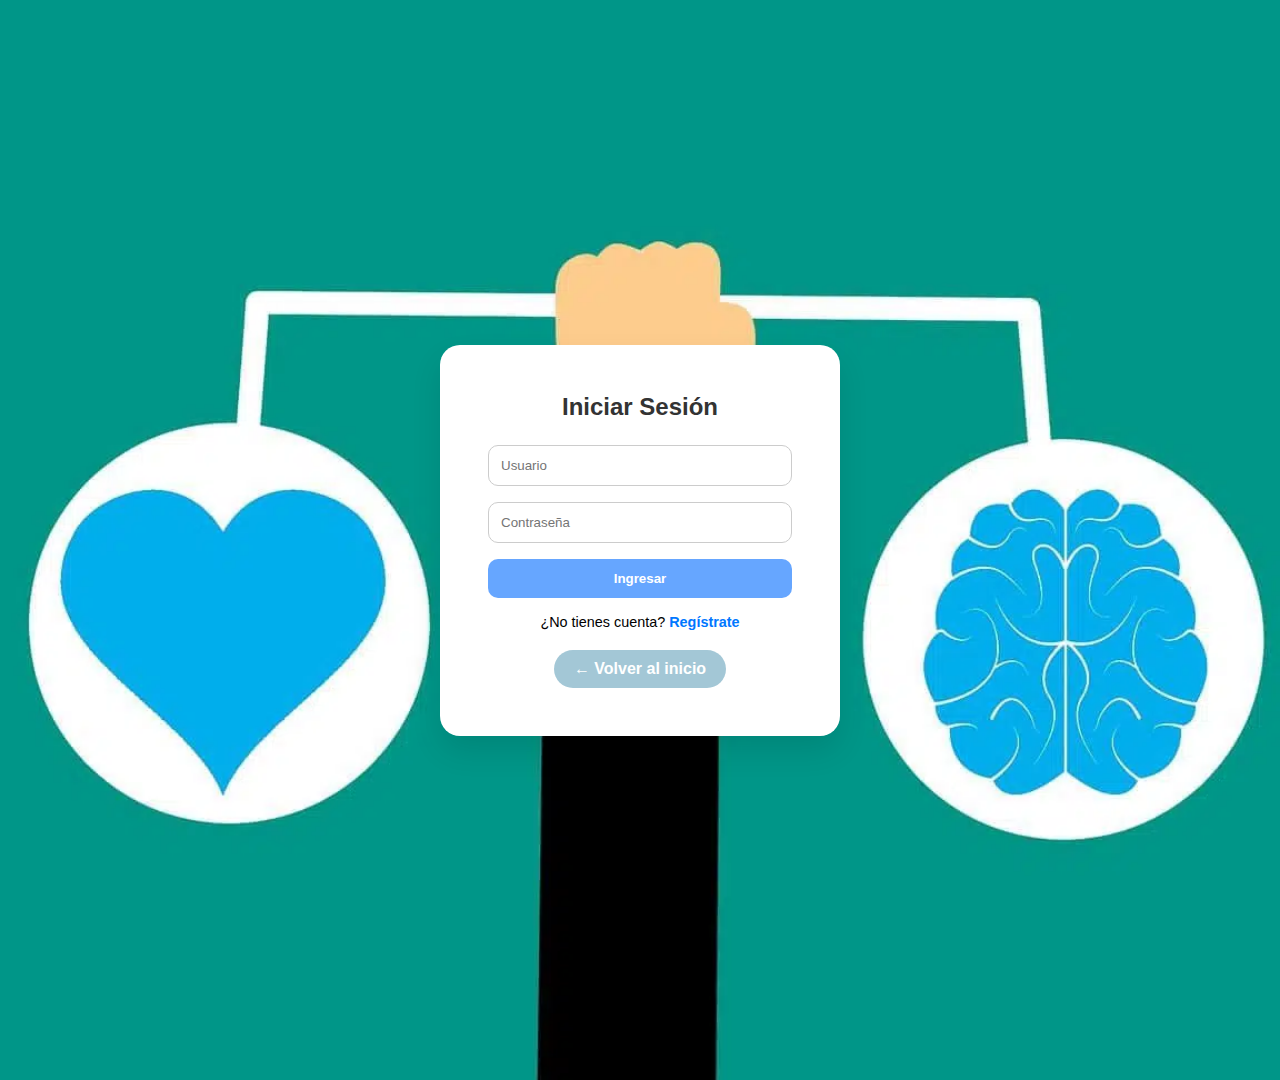
<file: apps/EROSIANUEVA/inicio De Sesion.html>
<!DOCTYPE html>
<html lang="es">
<head>
  <meta charset="UTF-8">
  <meta name="viewport" content="width=device-width, initial-scale=1.0">
  <title>Iniciar Sesión</title>
  <style>
    * {
      box-sizing: border-box;
      margin: 0;
      padding: 0;
      font-family: 'Segoe UI', sans-serif;
    }

    body {
      background: linear-gradient(120deg, #89f7fe, #66a6ff);
      height: 100vh;
      display: flex;
      justify-content: center;
      align-items: center;
      
      
     width: 100%;
     min-height: 120vh;
     background-image: url(home-images/Login\ IMAGEN.jpg);
     background-position: center;
     background-size: cover;



    }

    .login-container {
      background: white;
      padding: 3rem;
      border-radius: 20px;
      box-shadow: 0 15px 30px rgba(0,0,0,0.1);
      width: 100%;
      max-width: 400px;
      text-align: center;
    }

    .login-container h2 {
      margin-bottom: 1.5rem;
      color: #333;
    }

    .login-container input {
      width: 100%;
      padding: 0.75rem;
      margin-bottom: 1rem;
      border: 1px solid #ccc;
      border-radius: 10px;
    }

    .login-container button {
      width: 100%;
      padding: 0.75rem;
      background: #66a6ff;
      border: none;
      color: white;
      font-weight: bold;
      border-radius: 10px;
      cursor: pointer;
      transition: background 0.3s ease;
    }

    .login-container button:hover {
      background: #558de8;
    }

    .register-link {
      margin-top: 1rem;
      font-size: 0.9rem;
    }

    .register-link a {
      color: #0077ff;
      text-decoration: none;
      font-weight: bold;
    }

    .register-link a:hover {
      text-decoration: underline;
    }
    .back-button {
  margin-top: 20px;
  text-align: center;
}

.back-button a {
  display: inline-block;
  background-color: #a3c7d6; /* azul pastel */
  color: #fff;
  padding: 10px 20px;
  border-radius: 25px;
  text-decoration: none;
  font-weight: bold;
  transition: background-color 0.3s ease;
}

.back-button a:hover {
  background-color: #82acc0; /* tono un poco más oscuro al pasar el cursor */
}

  </style>
</head>
<header></header>
<body>
  <div class="login-container">
    <h2>Iniciar Sesión</h2>
    <form>
      <input type="text" placeholder="Usuario" required>
      <input type="password" placeholder="Contraseña" required>
      <button type="submit">Ingresar</button>
    </form>
    <div class="register-link">
      ¿No tienes cuenta? <a href="Registro.html">Regístrate</a>
    </div>
    <div class="back-button">
  <a href="index.html">← Volver al inicio</a>
</div>

  </div>
</body>
</html>
</file>
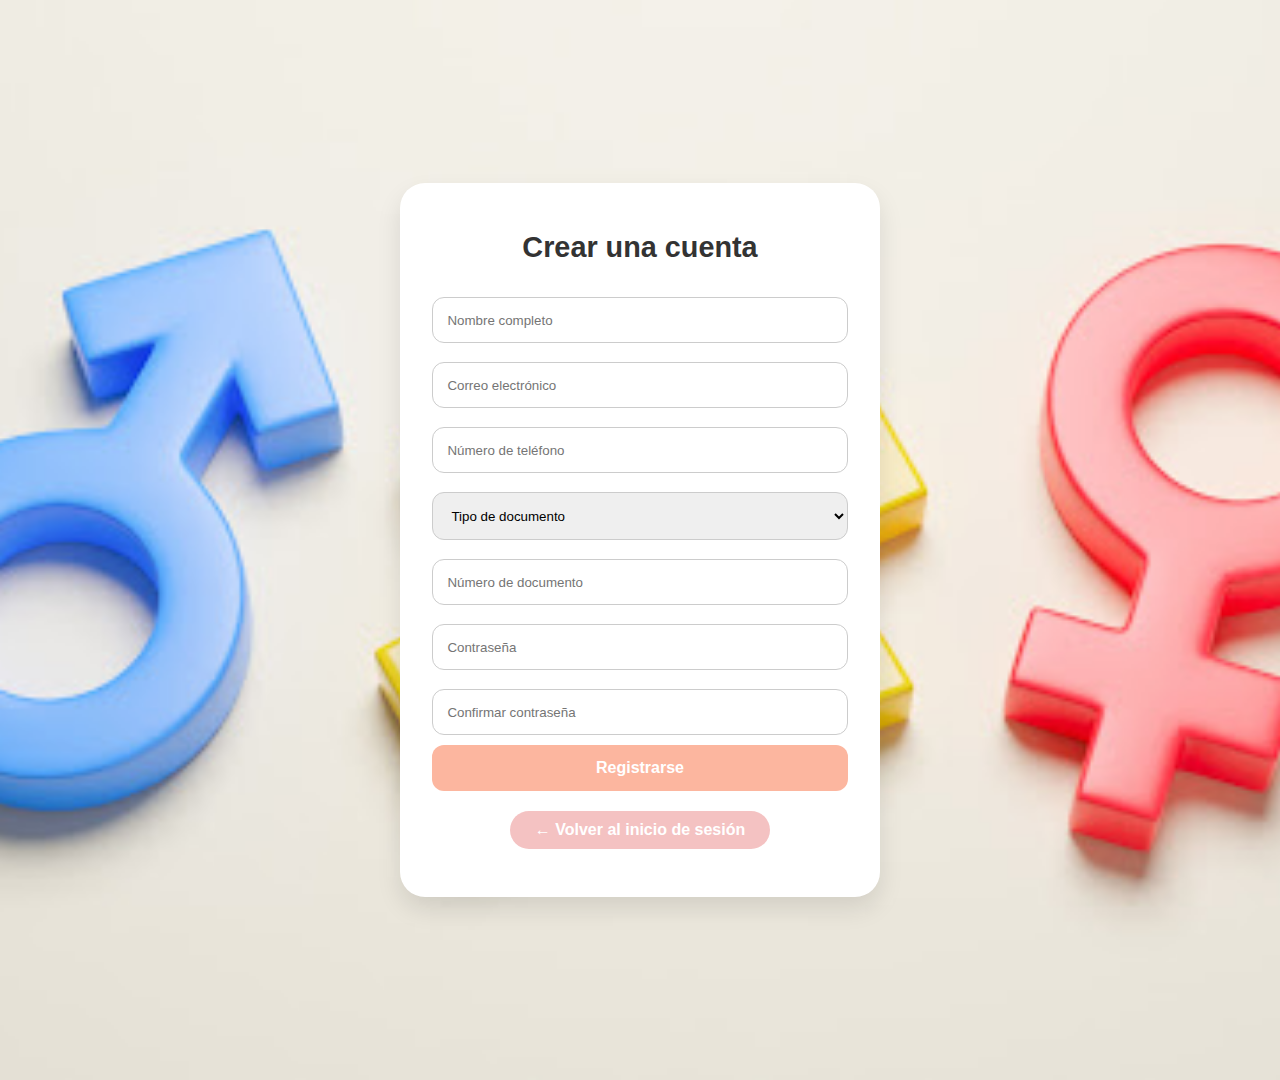
<file: apps/EROSIANUEVA/Registro.html>
<!DOCTYPE html>
<html lang="es">
<head>
  <meta charset="UTF-8">
  <meta name="viewport" content="width=device-width, initial-scale=1.0">
  <title>Registrarse</title>
  <style>
    * {
      box-sizing: border-box;
      padding: 0;
      margin: 0;
      font-family: 'Segoe UI', sans-serif;
    }

    body {
      background: linear-gradient(to right, #ffecd2, #fcb69f);
      height: 100vh;
      display: flex;
      justify-content: center;
      align-items: center;

      width: 100%;
     min-height: 120vh;
     background-image: url(home-images/imagen\ de\ resgistro.jpg);
     background-position: center;
     background-size: cover;


    }

    .register-box {
      background-color: #fff;
      padding: 3rem 2rem;
      border-radius: 25px;
      box-shadow: 0 12px 25px rgba(0,0,0,0.1);
      width: 100%;
      max-width: 480px;
      text-align: center;
    }

    .register-box h2 {
      margin-bottom: 1.5rem;
      color: #333;
      font-size: 1.8rem;
    }

    .register-box input, .register-box select {
      width: 100%;
      padding: 0.9rem;
      margin: 0.6rem 0;
      border-radius: 12px;
      border: 1px solid #ccc;
    }

    .register-box button {
      width: 100%;
      padding: 0.9rem;
      background-color: #fcb69f;
      border: none;
      color: white;
      font-size: 1rem;
      font-weight: bold;
      border-radius: 12px;
      cursor: pointer;
      transition: background-color 0.3s;
    }

    .register-box button:hover {
      background-color: #f7a889;
    }
    .back-login {
  text-align: center;
  margin-top: 20px;
}

.back-login a {
  display: inline-block;
  background-color: #f4c2c2; /* rosa pastel */
  color: #fff;
  padding: 10px 25px;
  border-radius: 25px;
  text-decoration: none;
  font-weight: bold;
  transition: background-color 0.3s ease;
}

.back-login a:hover {
  background-color: #e6a8a8; /* rosa un poco más oscuro al pasar el cursor */
}

  </style>
</head>
<body>
  <div class="register-box">
    <h2>Crear una cuenta</h2>
    <form method="post" action="procesarregistro.php">
      <input type="text" name="nombre" placeholder="Nombre completo" required>
      <input type="email" name="correo" placeholder="Correo electrónico" required>
      <input type="tel" name="numero" placeholder="Número de teléfono" required>
      
      <select name="tipodedocumento" required>
        <option value="">Tipo de documento</option>
        <option value="cc">Cédula de Ciudadanía</option>
        <option value="ti">Tarjeta de Identidad</option>
      </select>
      
      <input type="text" name="documento" placeholder="Número de documento" required>
      <input type="password" name="contraseña" placeholder="Contraseña" required>
      <input type="password" name="confirmarcontraseña"  placeholder="Confirmar contraseña" required>
      <button type="submit">Registrarse</button>
    </form>

  <div class="back-login">
  <a href="inicio De Sesion.html">← Volver al inicio de sesión</a>
</div>
<link rel="stylesheet" href="https://cdnjs.cloudflare.com/ajax/libs/font-awesome/4.7.0/css/font-awesome.min.css">


</body>
</html>
</file>
<file: apps/donex2.0/css/templatemo-pod-talk.css>
/*

TemplateMo 584 Pod Talk

https://templatemo.com/tm-584-pod-talk

*/



/*---------------------------------------
  CUSTOM PROPERTIES ( VARIABLES )             
-----------------------------------------*/
:root {
  --white-color:                  #ffffff;
  --primary-color:                #00CC99;
  --secondary-color:              #0066CC;
  --section-bg-color:             #f0f8ff;
  --custom-btn-bg-color:          #0066CC;
  --custom-btn-bg-hover-color:    #00CC99;
  --dark-color:                   #000000;
  --p-color:                      #717275;
  --border-color:                 #7fffd4;
  --link-hover-color:             #0066CC;

  --body-font-family:             'Montserrat', sans-serif;
  --title-font-family:            'Sono', sans-serif;

  --h1-font-size:                 58px;
  --h2-font-size:                 46px;
  --h3-font-size:                 32px;
  --h4-font-size:                 28px;
  --h5-font-size:                 24px;
  --h6-font-size:                 22px;
  --p-font-size:                  16px;
  --menu-font-size:               14px;

  --border-radius-large:          100px;
  --border-radius-medium:         20px;
  --border-radius-small:          10px;

  --font-weight-light:            300;
  --font-weight-normal:           400;
  --font-weight-medium:           500;
  --font-weight-semibold:         600;
  --font-weight-bold:             700;
}

body {
  background-color: var(--white-color);
  font-family: var(--body-font-family); 
}


/*---------------------------------------
  TYPOGRAPHY               
-----------------------------------------*/

h2,
h3,
h4,
h5,
h6 {
  color: var(--dark-color);
}

h1,
h2,
h3,
h4,
h5,
h6 {
  font-family: var(--title-font-family); 
  font-weight: var(--font-weight-semibold);
}

h1 {
  font-size: var(--h1-font-size);
  font-weight: var(--font-weight-bold);
}

h2 {
  font-size: var(--h2-font-size);
  font-weight: var(--font-weight-bold);
}

h3 {
  font-size: var(--h3-font-size);
}

h4 {
  font-size: var(--h4-font-size);
}

h5 {
  font-size: var(--h5-font-size);
}

h6 {
  font-size: var(--h6-font-size);
}

p {
  color: var(--p-color);
  font-size: var(--p-font-size);
  font-weight: var(--font-weight-light);
}

ul li {
  color: var(--p-color);
  font-size: var(--p-font-size);
  font-weight: var(--font-weight-light);
}

a, 
button {
  touch-action: manipulation;
  transition: all 0.3s;
}

a {
  display: inline-block;
  color: var(--primary-color);
  text-decoration: none;
}

a:hover {
  color: var(--link-hover-color);
}

b,
strong {
  font-weight: var(--font-weight-bold);
}

::selection {
  background-color: var(--primary-color);
  color: var(--white-color);
}


/*---------------------------------------
  SECTION               
-----------------------------------------*/
.section-title-wrap {
  position: relative;
}

.section-title-wrap::after {
  content: "";
  background: var(--section-bg-color);
  width: 100%;
  height: 2px;
  position: absolute;
  top: 50%;
  left: 50%;
  transform: translate(-50%, -50%);
  pointer-events: none;
}

.section-title {
  background: var(--section-bg-color);
  border-radius: var(--border-radius-large);
  display: inline-block;
  position: relative;
  z-index: 2;
  margin-bottom: 0;
  padding: 10px 25px;
}

.section-padding {
  padding-top: 100px;
  padding-bottom: 100px;
}

main {
  position: relative;
  z-index: 1;
}

.section-bg {
  background-color: var(--section-bg-color);
}

.section-overlay {
  background-color: var(--primary-color);
  position: absolute;
  top: 0;
  left: 0;
  pointer-events: none;
  width: 100%;
  height: 100%;
  opacity: 0.85;
}

.section-overlay + .container {
  position: relative;
}


/*---------------------------------------
  CUSTOM ICON COLOR               
-----------------------------------------*/
.custom-icon {
  color: var(--primary-color);
}


/*---------------------------------------
  CUSTOM BUTTON               
-----------------------------------------*/
.custom-btn {
  background: var(--custom-btn-bg-color);
  border: 2px solid transparent;
  border-radius: var(--border-radius-large);
  color: var(--white-color);
  font-family: var(--title-font-family);
  font-size: var(--p-font-size);
  font-weight: var(--font-weight-semibold);
  line-height: normal;
  transition: all 0.3s;
  padding: 10px 20px;
}

.custom-btn:hover {
  background: var(--custom-btn-bg-hover-color);
  color: var(--white-color);
}

.custom-border-btn {
  background: transparent;
  border: 2px solid var(--custom-btn-bg-color);
  color: var(--custom-btn-bg-color);
}

.custom-border-btn:hover {
  background: var(--custom-btn-bg-color);
  border-color: transparent;
  color: var(--primary-color);
}

.custom-btn-bg-white {
  border-color: var(--white-color);
  color: var(--white-color);
}


/*---------------------------------------
  SITE HEADER              
-----------------------------------------*/
.site-header {
  background-image: url('../images/templatemo-wave-header.jpg'), linear-gradient(#348CD2, #FFFFFF);;
  background-repeat: no-repeat;
  background-size: cover;
  background-position: center;
  min-height: 480px;
  position: relative;
}

.site-header h2 {
  color: var(--white-color);
}


/*---------------------------------------
  NAVIGATION              
-----------------------------------------*/
.navbar {
  background-color: transparent;
  position: absolute;
  top: 0;
  right: 0;
  left: 0;
  z-index: 9;
  padding-top: 20px;
  padding-bottom: 20px;
}

.navbar .navbar-brand,
.navbar .navbar-brand:hover {
  color: var(--white-color);
}

.navbar .logo-image {
  width: 150px;
}

.logo-image {
  width: 120px;
  height: auto;
}

.navbar-brand,
.navbar-brand:hover {
  font-size: var(--h3-font-size);
  font-weight: var(--font-weight-bold);
  display: inline-block;
}

.navbar-brand span {
  font-family: var(--title-font-family);
}

.navbar-nav .nav-link {
  display: inline-block;
  color: var(--section-bg-color);
  font-family: var(--title-font-family); 
  font-size: var(--menu-font-size);
  font-weight: var(--font-weight-medium);
  text-transform: uppercase;
  letter-spacing: 0.5px;
  position: relative;
  padding-top: 15px;
  padding-bottom: 15px;
}

.navbar-expand-lg .navbar-nav .nav-link {
  padding-right: 18px;
  padding-left: 18px;
}

.navbar-nav .nav-link.active, 
.navbar-nav .nav-link:hover {
  color: var(--secondary-color);
}

.navbar .dropdown-menu {
  background: var(--white-color);
  box-shadow: 0 1rem 3rem rgba(0,0,0,.175);
  border: 0;
  display: inherit;
  opacity: 0;
  min-width: 9rem;
  margin-top: 20px;
  padding: 13px 0 10px 0;
  transition: all 0.3s;
  pointer-events: none;
}

.navbar .dropdown-menu::before {
  content: "";
  width: 0;
  height: 0;
  border-left: 20px solid transparent;
  border-right: 20px solid transparent;
  border-bottom: 15px solid var(--white-color);
  position: absolute;
  top: -10px;
  left: 10px;
}

.navbar .dropdown-item {
  display: inline-block;
  color: var(--p-bg-color);
  font-family: var(--title-font-family); 
  font-size: var(--menu-font-size);
  font-weight: var(--font-weight-medium);
  text-transform: uppercase;
  letter-spacing: 0.5px;
  position: relative;
}

.navbar .dropdown-item.active, 
.navbar .dropdown-item:active,
.navbar .dropdown-item:focus, 
.navbar .dropdown-item:hover {
  background: transparent;
  color: var(--secondary-color);
}

.navbar .dropdown-toggle::after {
  content: "\f282";
  display: inline-block;
  font-family: bootstrap-icons !important;
  font-size: var(--menu-font-size);
  font-style: normal;
  font-weight: normal !important;
  font-variant: normal;
  text-transform: none;
  line-height: 1;
  vertical-align: -.125em;
  -webkit-font-smoothing: antialiased;
  -moz-osx-font-smoothing: grayscale;
  position: relative;
  left: 2px;
  border: 0;
}

@media screen and (min-width: 992px) {
  .navbar .dropdown:hover .dropdown-menu {
    opacity: 1;
    margin-top: 0;
    pointer-events: auto;
  }
}

.navbar .custom-border-btn {
  border-color: var(--white-color);
  color: var(--white-color);
}

.navbar .custom-border-btn:hover {
  background: var(--white-color);
  color: var(--secondary-color);
}

.navbar-toggler {
  border: 0;
  padding: 0;
  cursor: pointer;
  margin: 0;
  width: 30px;
  height: 35px;
  outline: none;
}

.navbar-toggler:focus {
  outline: none;
  box-shadow: none;
}

.navbar-toggler[aria-expanded="true"] .navbar-toggler-icon {
  background: transparent;
}

.navbar-toggler[aria-expanded="true"] .navbar-toggler-icon:before,
.navbar-toggler[aria-expanded="true"] .navbar-toggler-icon:after {
  transition: top 300ms 50ms ease, -webkit-transform 300ms 350ms ease;
  transition: top 300ms 50ms ease, transform 300ms 350ms ease;
  transition: top 300ms 50ms ease, transform 300ms 350ms ease, -webkit-transform 300ms 350ms ease;
  top: 0;
}

.navbar-toggler[aria-expanded="true"] .navbar-toggler-icon:before {
  transform: rotate(45deg);
}

.navbar-toggler[aria-expanded="true"] .navbar-toggler-icon:after {
  transform: rotate(-45deg);
}

.navbar-toggler .navbar-toggler-icon {
  background: var(--white-color);
  transition: background 10ms 300ms ease;
  display: block;
  width: 30px;
  height: 2px;
  position: relative;
}

.navbar-toggler .navbar-toggler-icon:before,
.navbar-toggler .navbar-toggler-icon:after {
  transition: top 300ms 350ms ease, -webkit-transform 300ms 50ms ease;
  transition: top 300ms 350ms ease, transform 300ms 50ms ease;
  transition: top 300ms 350ms ease, transform 300ms 50ms ease, -webkit-transform 300ms 50ms ease;
  position: absolute;
  right: 0;
  left: 0;
  background: var(--white-color);
  width: 30px;
  height: 2px;
  content: '';
}

.navbar-toggler .navbar-toggler-icon::before {
  top: -8px;
}

.navbar-toggler .navbar-toggler-icon::after {
  top: 8px;
}


/*---------------------------------------
  CAROUSEL        
-----------------------------------------*/
.hero-section {
  background-image: url('../images/templatemo-wave-banner.jpg'), linear-gradient(#348CD2, #FFFFFF);
  background-repeat: no-repeat;
  background-size: 108% 76%;
  background-position: top;
  padding-top: 200px;
}

.owl-carousel {
  text-align: center;
}

.owl-carousel-image {
  display: block;
}

.owl-carousel .owl-item .owl-carousel-verified-image {
  display: inline-block;
  width: 30px;
  height: auto;
  position: relative;
  right: 5px;
}

.verified-image {
  display: inline-block;
  width: 20px;
  height: auto;
}

.owl-carousel .owl-item {
  opacity: 0.35;
}

.owl-carousel .owl-item.active.center {
  opacity: 1;
}

.owl-carousel-info-wrap {
  border-radius: var(--border-radius-medium);
  position: relative;
  overflow: hidden;
  text-align: left;
}

.owl-carousel-info {
  background-color: var(--section-bg-color);
  box-shadow: 0 1rem 3rem rgba(0,0,0,.175);
  position: absolute;
  bottom: 0;
  right: 0;
  left: 0;
  padding: 30px;
}

.badge {
  background-color: var(--custom-btn-bg-color);
  font-family: var(--title-font-family);
  border-radius: var(--border-radius-large);
  color: var(--white-color);
  padding-bottom: 5px;
}

.owl-carousel-info-wrap .social-share,
.team-thumb .social-share {
  position: absolute;
  right: 0;
  bottom: 0;
}

.owl-carousel-info-wrap .social-icon,
.team-thumb .social-icon {
  opacity: 0;
  transition: all 0.3s ease;
  transform: translateX(0);
  padding-right: 20px;
  padding-left: 20px;
}

.owl-carousel .owl-item.active.center .owl-carousel-info-wrap:hover .social-icon,
.team-thumb:hover .social-icon {
  transform: translateY(-100%);
  opacity: 1;
}

.owl-carousel-info-wrap .social-icon-item,
.owl-carousel-info-wrap .social-icon-link,
.team-thumb .social-icon-item,
.team-thumb .social-icon-link {
  display: block;
  margin-bottom: 10px;
  margin-left: auto;
}

.owl-carousel-info-wrap .social-icon-link {
  margin-top: 5px;
  margin-bottom: 5px;
}

.owl-carousel .owl-dots {
  background-color: var(--white-color);
  box-shadow: 0 1rem 3rem rgba(0,0,0,.175);
  border-radius: var(--border-radius-large);
  display: inline-block;
  margin: auto;
  margin-top: 40px;
  padding: 15px 25px;
  padding-bottom: 7px;
}

.owl-theme .owl-nav.disabled+.owl-dots {
  margin-top: 40px;
}

.owl-theme .owl-dots .owl-dot.active span, 
.owl-theme .owl-dots .owl-dot:hover span {
  background: var(--secondary-color);
}


/*---------------------------------------
  CUSTOM BLOCK              
-----------------------------------------*/
.custom-block {
  border: 2px solid var(--primary-color);
  border-radius: var(--border-radius-medium);
  position: relative;
  overflow: hidden;
  padding: 30px;
  transition: all 0.3s ease;
}

.custom-block:hover {
  background: var(--white-color);
  box-shadow: 0 1rem 3rem rgba(0,0,0,.175);
  border-color: transparent;
  transform: translateY(-3px);
}

.custom-block-info {
  display: block;
  padding: 10px 20px;
  padding-bottom: 0;
}

.custom-block-image-wrap {
  position: relative;
  display: block;
  height: 100%;
}

.custom-block-image-wrap > a {
  display: block;
}

.custom-block-image {
  border-radius: var(--border-radius-medium);
  display: block;
  width: 112px;
  height: 112px;
  object-fit: cover;
}

.custom-block-image-detail-page .custom-block-image {
  width: 100%;
  height: 212px;
}

.custom-block .custom-block-icon {
  position: absolute;
  top: 50%;
  left: 50%;
  transform: translate(-50%, -50%);
}

.custom-block-icon-wrap {
  border-radius: var(--border-radius-medium);
  position: relative;
  overflow: hidden;
}

.custom-block-icon-wrap .section-overlay {
  opacity: 0.25;
}

.custom-block-btn-group {
  position: absolute;
  bottom: 0;
  right: 0;
  left: 0;
  margin: 20px;
}

.custom-block-btn-group .custom-block-icon {
  position: relative;
  top: 0;
  left: 0;
  transform: none;
}

.custom-block-icon {
  background: var(--primary-color);
  border-radius: var(--border-radius-medium);
  font-size: var(--p-font-size);
  color: var(--white-color);
  text-align: center;
  width: 32.5px;
  height: 32.5px;
  line-height: 32.5px;
  transition: all 0.3s;
}

.custom-block-icon:hover {
  background: var(--secondary-color);
  color: var(--white-color);
}

.custom-block .custom-btn {
  font-size: var(--menu-font-size);
  padding: 7px 15px;
}

.custom-block .custom-block-info + div .badge {
  background-color: var(--dark-color);
  color: var(--white-color);
  border-radius: 50px !important;
  font-size: var(--menu-font-size);
  display: flex;
  justify-content: center;
  text-align: center;
  width: 40px;
  height: 40px;
  line-height: 30px;
  margin-top: 5px;
  margin-bottom: 5px;
}

.custom-block .custom-block-info + div .badge:hover {
  background-color: var(--secondary-color);
}

.custom-block-full {
  background-color: var(--section-bg-color);
  border-color: transparent;
}

.custom-block-full:hover {
  border-color: var(--primary-color);
}

.custom-block-full .custom-block-info {
  padding: 20px;
  padding-bottom: 0;
}

.custom-block-full .custom-block-image {
  width: 100%;
  height: 210px;
}

.custom-block-full .social-share {
  position: absolute;
  top: 0;
  right: 0;
  margin: 50px;
}

.custom-block-top small {
  color: var(--p-color);
  font-family: var(--title-font-family);
}

.custom-block-top .badge {
  background-color: var(--secondary-color);
  color: var(--white-color);
  display: inline-block;
  vertical-align: middle;
  height: 26.64px;
  line-height: 20px;
}

.custom-block-bottom a:hover span {
  color: var(--primary-color);
}

.custom-block-bottom a span {
  font-family: var(--title-font-family);
  color: var(--p-color);
  text-transform: uppercase;
  margin-left: 3px;
}

.custom-block-overlay {
  border-color: transparent;
  padding: 0;
}

.custom-block-overlay .custom-block-image {
  margin: auto;
  width: 100%;
  height: 210px;
  transition: all 0.3s;
}

.custom-block-overlay:hover .custom-block-image {
  padding: 15px;
  padding-bottom: 0;
}

.custom-block-overlay-info {
  padding: 15px 20px 20px 20px;
}


/*---------------------------------------
  PROIFLE BLOCK               
-----------------------------------------*/
.profile-block {
  margin-top: 10px;
}

.profile-block-image {
  border-radius: var(--border-radius-large);
  width: 50px;
  height: 50px;
  object-fit: cover;
  margin-right: 10px;
}

.profile-block p strong {
  display: block;
  font-family: var(--title-font-family);
}

.profile-detail-block {
  border: 1px solid #dee2e6;
  border-radius: var(--border-radius-large);
  padding: 25px 35px;
}

.profile-detail-block p {
  margin-bottom: 0;
}


/*---------------------------------------
  ABOUT & TEAM SECTION               
-----------------------------------------*/
.about-image {
  border-radius: var(--border-radius-medium);
  display: block;
}

.team-thumb {
  border-radius: var(--border-radius-medium);
  position: relative;
  overflow: hidden;
}

.team-info {
  background-color: var(--white-color);
  position: absolute;
  bottom: 0;
  right: 0;
  left: 0;
  padding: 30px;
}


/*---------------------------------------
  PAGINATION               
-----------------------------------------*/
.pagination {
  border: 1px solid #dee2e6;
  border-radius: var(--border-radius-large);
  padding: 20px;
}

.page-link {
  border: 0;
  border-radius: var(--border-radius-small);
  color: var(--p-color);
  font-family: var(--title-font-family);
  margin: 0 5px;
  padding: 10px 20px;
}

.page-link:hover,
.page-item:first-child .page-link:hover,
.page-item:last-child .page-link:hover {
  background-color: var(--secondary-color);
  color: var(--white-color);
}

.page-item:first-child .page-link {
  margin-right: 10px;
}

.active>.page-link, .page-link.active {
  background-color: var(--secondary-color);
  border-color: var(--secondary-color);
}


/*---------------------------------------
  CONTACT               
-----------------------------------------*/
.contact-info p strong {
  font-family: var(--title-font-family);
  min-width: 90px;
}

.contact-info p a {
  color: var(--p-color);
  border-bottom: 1px solid;
  padding-bottom: 3px;
}

.contact-info p a:hover {
  color: var(--secondary-color);
}

.google-map {
  border-radius: var(--border-radius-medium);
}

.contact-form .form-floating>textarea {
  border-radius: var(--border-radius-medium);
  height: 150px;
}


/*---------------------------------------
  SUBSCRIBE FORM               
-----------------------------------------*/
.subscribe-form-wrap {
  border: 1px solid var(--white-color);
  border-radius: var(--border-radius-small);
  width: 80%;
  position: relative;
  top: 12px;
  padding: 35px;
}

.subscribe-form-wrap h6 {
  background: var(--white-color);
  border-radius: var(--border-radius-medium);
  color: var(--primary-color);
  text-align: center;
  position: relative;
  bottom: 55px;
  margin-bottom: -25px;
  padding: 8px;
}

.subscribe-form #subscribe-email {
  border: 0;
  border-radius: 10px 10px 0 0;
  margin-bottom: 0;
}

.subscribe-form #submit {
  border-radius: 0 0 10px 10px;
}


/*---------------------------------------
  CUSTOM FORM               
-----------------------------------------*/
.custom-form .form-control {
  border-radius: var(--border-radius-small);
  color: var(--p-color);
  font-family: var(--title-font-family);
  font-size: var(--p-font-size);
  margin-bottom: 24px;
  padding-top: 10px;
  padding-bottom: 10px;
  padding-left: 20px;
  outline: none;
}

.form-floating>label {
  padding-left: 20px;
}

.custom-form button[type="submit"] {
  background: var(--custom-btn-bg-color);
  border: none;
  border-radius: var(--border-radius-large);
  color: var(--white-color);
  font-family: var(--title-font-family);
  font-size: var(--p-font-size);
  font-weight: var(--font-weight-semibold);
  transition: all 0.3s;
  margin-bottom: 0;
}

.custom-form button[type="submit"]:hover,
.custom-form button[type="submit"]:focus {
  background: var(--custom-btn-bg-hover-color);
  border-color: transparent;
}


/*---------------------------------------
  SEARCH FORM               
-----------------------------------------*/
.search-form .form-control {
  border: 0;
  margin-bottom: 0;
}

.search-form button[type="submit"] {
  background: var(--secondary-color);
  border-color: var(--secondary-color);
  max-width: 50px;
  height: 100%;
  padding-left: 15px;
}

.search-form button[type="submit"]:hover {
  background: var(--primary-color);
}


/*---------------------------------------
  SITE FOOTER              
-----------------------------------------*/
.site-footer {
  background-image: url('../images/templatemo-wave-footer.jpg'), linear-gradient(#FFFFFF, #348CD2);
  background-repeat: no-repeat;
  background-size: cover;
  background-position: center;
  margin-top: -80px;
  padding-top: 100px;
  padding-bottom: 150px;
}

.site-footer > .container {
  position: relative;
  top: 50px;
  padding-top: 100px;
}

.site-footer-title,
.site-footer p {
  color: var(--white-color);
}

.site-footer p strong {
  font-family: var(--title-font-family);
}

.site-footer p a {
  color: var(--white-color);
  border-bottom: 1px solid;
  padding-bottom: 3px;
}

.site-footer p a:hover {
  color: var(--secondary-color);
}

.site-footer-thumb a img {
  display: block;
  width: 120px;
  min-width: 120px;
  height: auto;
}

.site-footer-links {
  margin-bottom: 0;
  padding-left: 0;
}

.site-footer-link-item {
  display: inline-block;
  list-style: none;
  margin-right: 10px;
  margin-left: 10px;
}

.site-footer-link {
  color: var(--white-color);
  font-size: var(--p-font-size);
  line-height: inherit;
}


/*---------------------------------------
  SOCIAL ICON               
-----------------------------------------*/
.social-icon {
  margin: 0;
  padding: 0;
}

.social-icon-item {
  list-style: none;
  display: inline-block;
  vertical-align: top;
}

.social-icon-link {
  background: var(--secondary-color);
  border-radius: var(--border-radius-large);
  color: var(--white-color);
  font-size: var(--p-font-size);
  display: block;
  margin-right: 10px;
  text-align: center;
  width: 40px;
  height: 40px;
  line-height: 40px;
  transition: background 0.2s, color 0.2s;
}

.social-icon-link:hover {
  background: var(--primary-color);
  color: var(--white-color);
}


/*---------------------------------------
  RESPONSIVE STYLES               
-----------------------------------------*/
@media screen and (min-width: 2160px) {
	.hero-section {
	  background-size: 100% 90%;
	  /* T o o p l a t e . c o m   C u s t o m i z e d */
	}
}


@media screen and (min-width: 1600px) {
  .site-footer {
    padding-top: 250px;
  }
}

@media screen and (max-width: 1240px) {
	.hero-section {
	  background-size: 116%;
	  /* T o o p l a t e . c o m   C u s t o m i z e d */
	}
}

@media screen and (max-width: 991px) {
  h1 {
    font-size: 48px;
  }

  h2 {
    font-size: 36px;
  }

  h3 {
    font-size: 32px;
  }

  h4 {
    font-size: 28px;
  }

  h5 {
    font-size: 20px;
  }

  h6 {
    font-size: 18px;
  }
  
  .hero-section {
	  background-size: 160% 66%; 
	  /* T o o p l a t e . c o m   C u s t o m i z e d */
	}

  .section-padding {
    padding-top: 50px;
    padding-bottom: 50px;
  }

  .navbar-nav {
    background-color: var(--primary-color);
    border-radius: var(--border-radius-medium);
    padding: 30px;
  }

  .navbar-nav .nav-link {
    padding: 5px 0;
  }

  .navbar-nav .dropdown-menu {
    position: relative;
    left: 10px;
    opacity: 1;
    pointer-events: auto;
    max-width: 155px;
    margin-top: 10px;
    margin-bottom: 15px;
  }

  .navbar-expand-lg .navbar-nav {
    padding-bottom: 20px;
  }

  .nav-tabs .nav-link:first-child {
    margin-right: 5px;
  }

  .nav-tabs .nav-link {
    font-size: var(--copyright-font-size);
    padding: 10px;
  }

  .copyright-text {
    text-align: center;
  }

  .site-footer {
    margin-top: -200px;
    padding-top: 200px;
    padding-bottom: 100px;
  }
}

@media screen and (max-width: 540px) {
	.hero-section {
  		background-size: 180% 65%;
		/* T o o p l a t e . c o m   C u s t o m i z e d */
	}

  .custom-block .custom-block-top {
    flex-direction: column;
  }

  .custom-block .custom-block-top small:last-child {
    margin-top: 10px;
    margin-bottom: 10px;
  }
}

@media screen and (max-width: 480px) {
  h1 {
    font-size: 36px;
  }

  h2 {
    font-size: 28px;
  }

  h3 {
    font-size: 26px;
  }

  h4 {
    font-size: 22px;
  }

  h5 {
    font-size: 20px;
  }
}

@media screen and (max-width: 414px) {
  .search-form {
    max-width: 200px;
  }

}
</file>
<file: apps/donex2.0/css/registrar.css>
body {
  display: flex;
  justify-content: center;
  margin-top: 200px;
 
}

.modal-body {
  display: flex;
  padding: 0;
  border-radius: 4rem;
  font-family: 'PT Sans', sans-serif;
}

.modal-content {
  border-radius: 4rem;
  width: 140%;
  -webkit-box-shadow: -1px -2px 42px -19px rgba(0,0,0,0.74);
-moz-box-shadow: -1px -2px 42px -19px rgba(0,0,0,0.74);
box-shadow: -1px -2px 42px -19px rgba(0,0,0,0.74);
}
.modal-content h1, .modal-content h2, .modal-content h3 {
    text-align: center;
}
.modal-content h1 {
  font-size: 1.3em;
  text-transform: uppercase;
}

.modal-content h2 {
    font-size: 1.1em;
}
.modal-content h3 {
  font-size: .8em;
  letter-spacing: 2px;
}
form {
    font-size: .8em;
}
.column {
  flex: 50%;
  padding: 10px;
}

.column#main {
  flex: 75%;
  padding: 50px;
  margin-top: 30px;
  margin-left: 15px;
}

#secondary {
  background-color: #655b9e;
  border-radius: 0 4rem 4rem 0;
  text-align: center;
}

#main .form-control {
  border-radius: 0;
  font-size: .9em;
}

.btn {
  text-transform: uppercase;
  border-radius: .15rem;
  width: 200px;
  padding: .150rem .75rem;
  margin: 30px auto;
  font-family: 'PT Sans', sans-serif;
  letter-spacing: 2px;
}

.btn-primary {
  border-color: rgba(75, 53, 110, 0);
  background: #a636f1; /* Old browsers */
background: -moz-linear-gradient(left, #000000 0%, #000000 99%); /* FF3.6-15 */
background: -webkit-linear-gradient(left, #000000 0%,#000000 99%); /* Chrome10-25,Safari5.1-6 */
background: linear-gradient(to right, #4b4a72 0%,#8f8fbf 99%); /* W3C, IE10+, FF16+, Chrome26+, Opera12+, Safari7+ */
filter: progid:DXImageTransform.Microsoft.gradient( startColorstr='#f1da36', endColorstr='#fca86c',GradientType=1 ); /* IE6-9 */

}

.btn-primary:hover {
  border-color: rgba(0, 0, 0, 0);
}

#main .btn-primary {
  width: 100%;
}
#secondary .btn-primary {
  background: #f8f9fa4f;
  color: #000;
}
.modal-body label {
  margin-bottom: 0;
}

.sec-content {
  margin-top: 85%;
}
</file>
